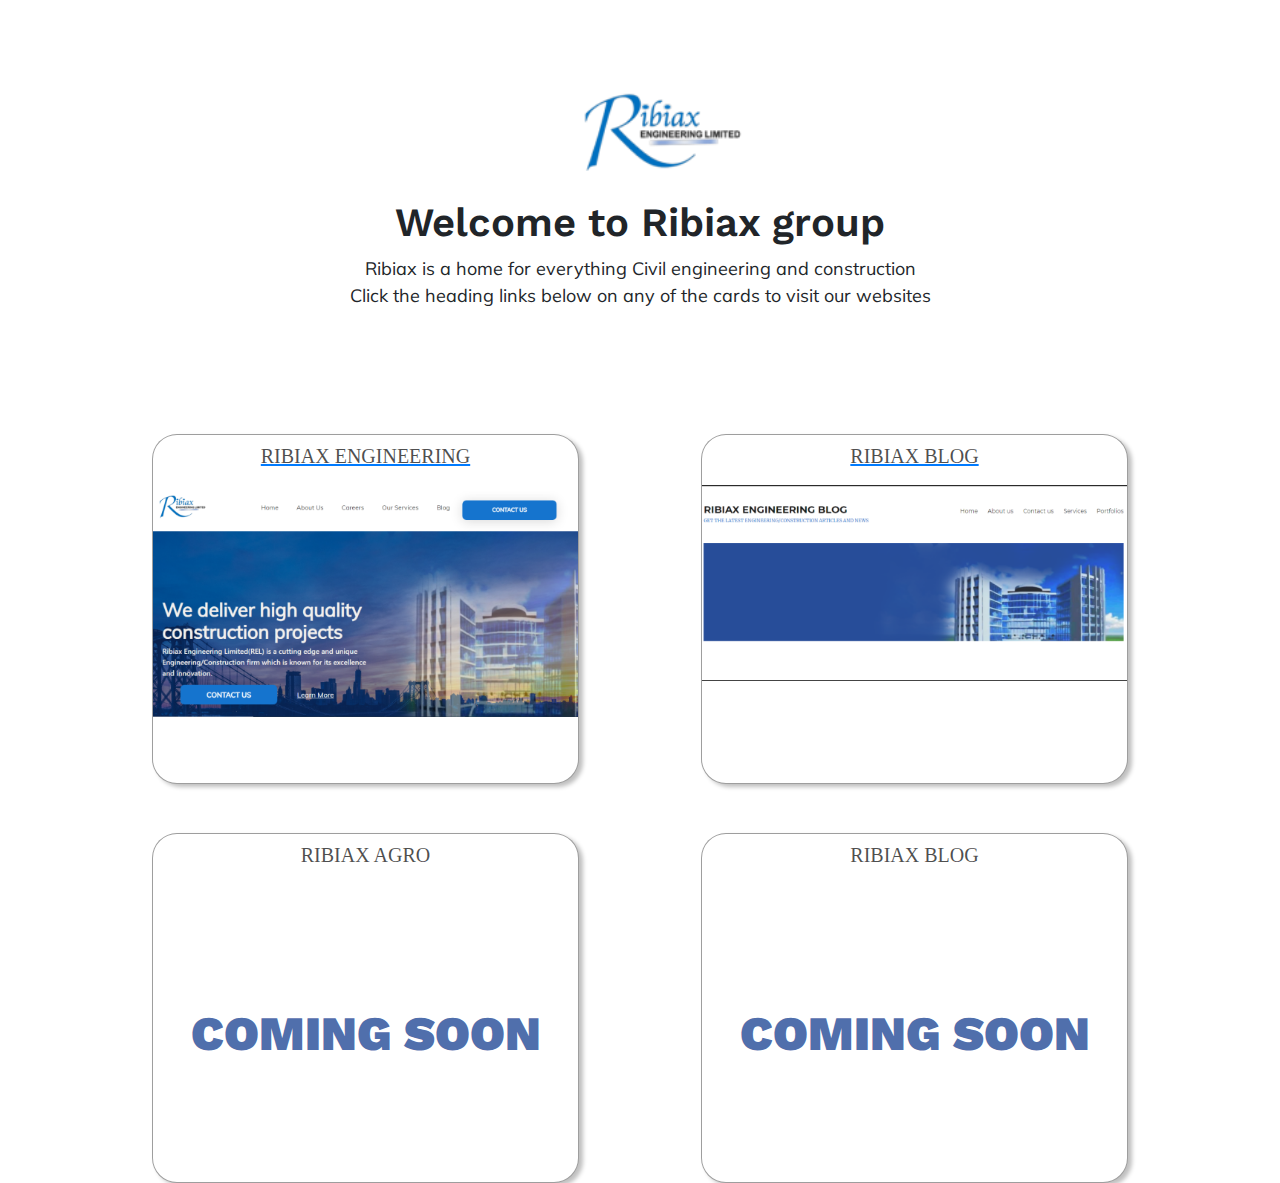
<file: index.html>
<!DOCTYPE html>
<html lang="en">
<head>
    <meta charset="UTF-8">
    <meta name="viewport" content="width=device-width, initial-scale=1.0">
    <title>Ribiax group</title>
     <!-- font-awesome -->
  <link rel="stylesheet" href="https://use.fontawesome.com/releases/v5.7.0/css/all.css" 
  integrity="sha384-lZN37f5QGtY3VHgisS14W3ExzMWZxybE1SJSEsQp9S+oqd12jhcu+A56Ebc1zFSJ" crossorigin="anonymous">
  <!-- <muli Google fonts -->
  <link href="https://fonts.googleapis.com/css?family=Muli&display=swap" rel="stylesheet">
  <!-- Lato google font -->
  <link href="https://fonts.googleapis.com/css?family=Lato&display=swap" rel="stylesheet">   
   <!-- work sans font -->
  <link href="https://fonts.googleapis.com/css?family=Work+Sans&display=swap" rel="stylesheet">
    <!-- External CSS -->
    <link rel="stylesheet" href="styles/index-2/index-2.css">
    <meta name="viewport" content="width=device-width, initial-scale=1">
    <link rel="stylesheet" href="https://maxcdn.bootstrapcdn.com/bootstrap/4.4.1/css/bootstrap.min.css">
    <script src="https://ajax.googleapis.com/ajax/libs/jquery/3.4.1/jquery.min.js"></script>
    <script src="https://cdnjs.cloudflare.com/ajax/libs/popper.js/1.16.0/umd/popper.min.js"></script>
    <script src="https://maxcdn.bootstrapcdn.com/bootstrap/4.4.1/js/bootstrap.min.js"></script>
    <!-- Aos library -->
  <link rel="stylesheet" href="https://unpkg.com/aos@next/dist/aos.css" />
</head>
<body>
    <main>
    <div class="container-fluid top">
     <div class="logo">
        <img src="image/brand.png" alt="logo">        
    </div>
    <h1>Welcome to Ribiax group</h1>
    <p text>Ribiax is a home for everything Civil engineering and construction<br>
     Click the heading links below on any of the cards to visit our websites</p>
    
    <div class="container-fluid sites-link">
        <div class="card first-card">
        <a href="landing.html"><h3>RIBIAX ENGINEERING</h3></a>
            <img src="image/ribiax-group-img-new.png" alt="ribiax engineering">
        </div>
        <div class=" card second-card">
         <a href="http://blog.ribiax.com/"><h3> RIBIAX BLOG</h3></a>
            <img src="image/ribiax-blog-2.png" alt="ribiax blog">
        </div>
       
    </div>
    <div class="container-fluid sites-link">
        <div class="card third-card">
        <h3>RIBIAX AGRO</h3>
       <p>COMING SOON</p>
        </div>
        <div class=" card  fourth-card">
            <h3>RIBIAX BLOG</h3>
            <p>COMING SOON</p>
        </div>
      
    </div>
    </div>
    
    </main>
</body>
</html>
</file>
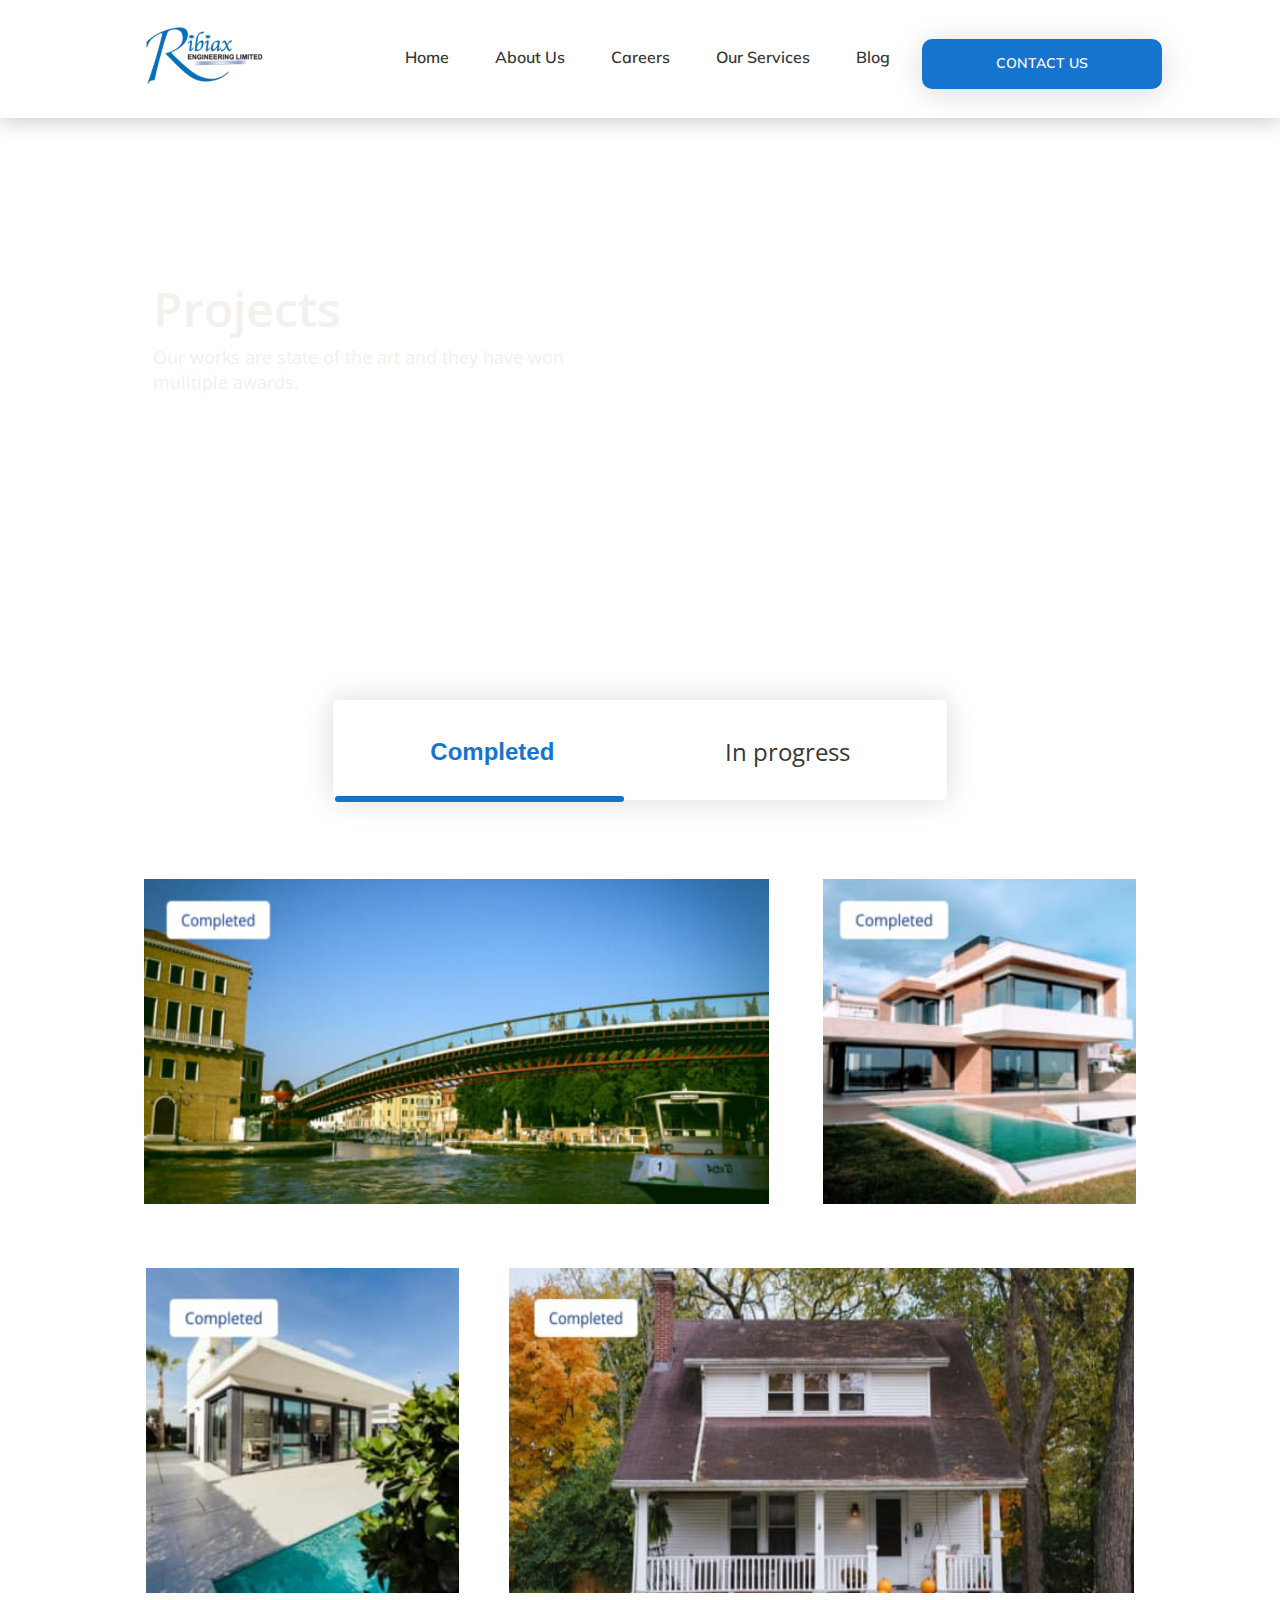
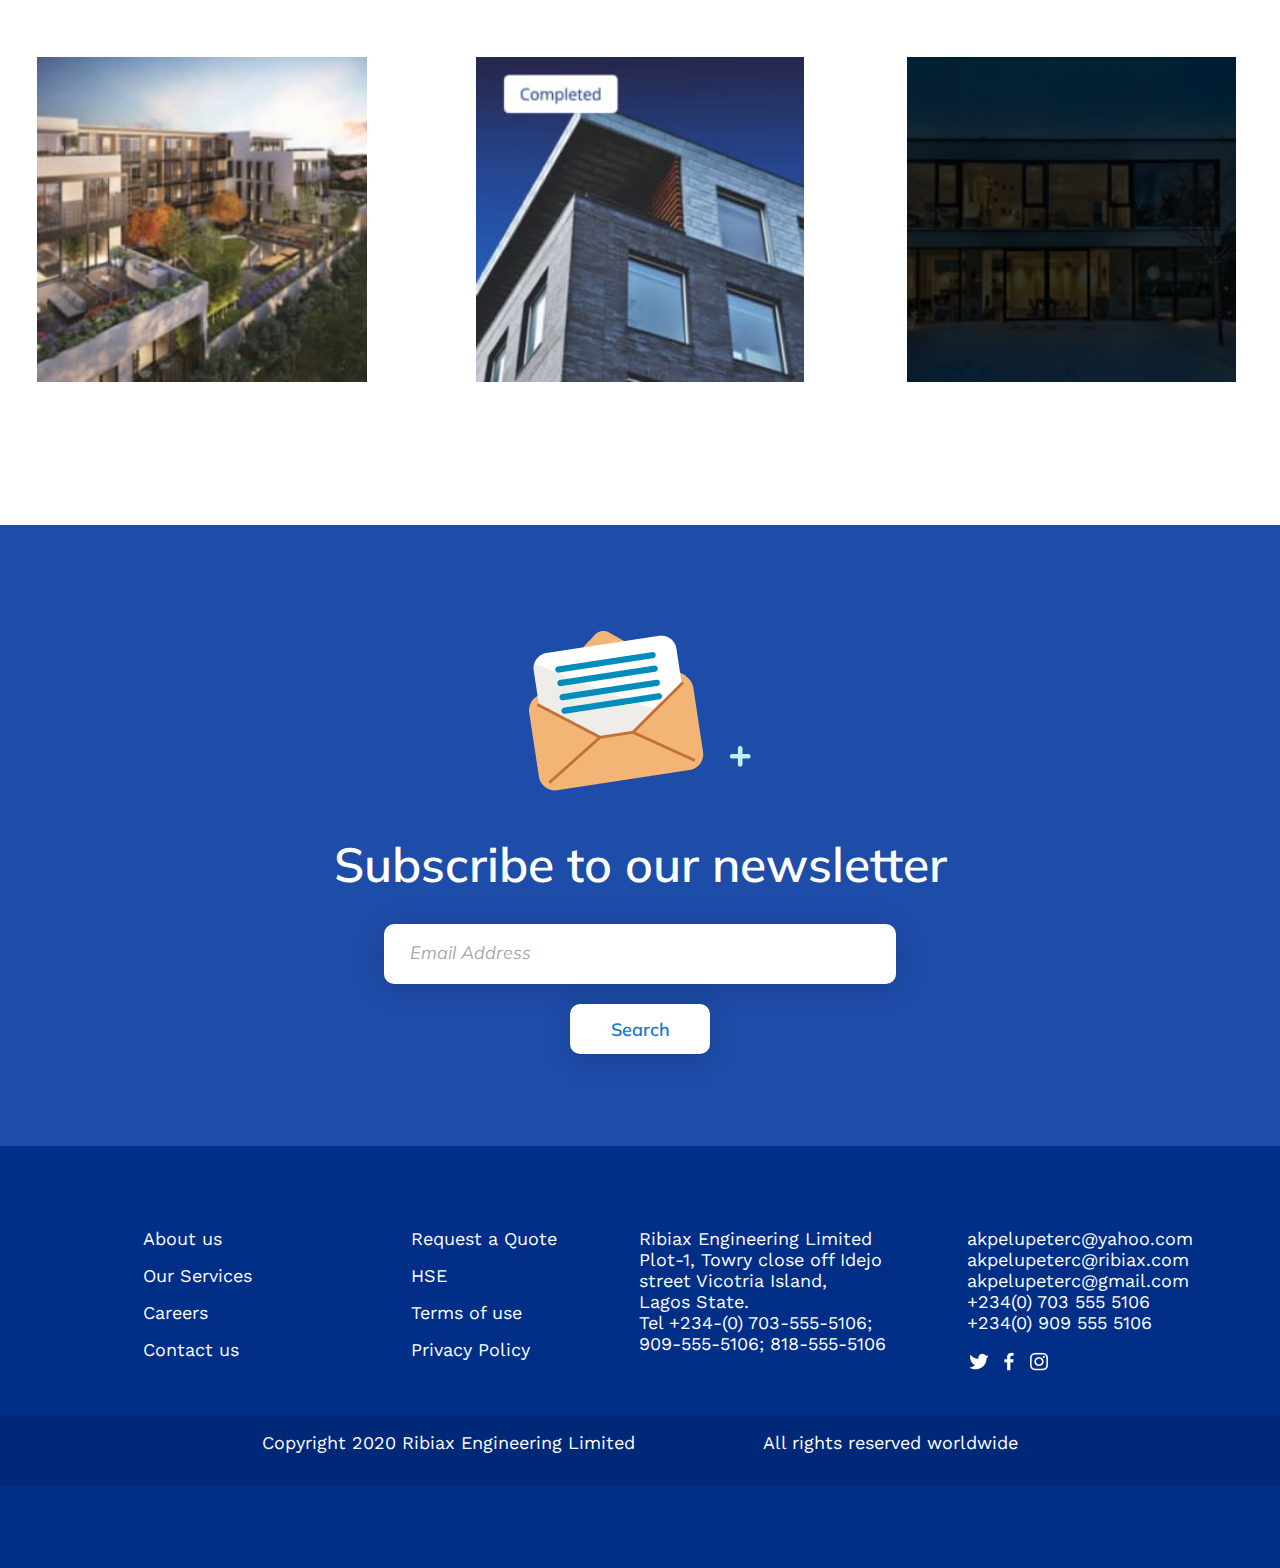
<file: completed-proj.html>
<!DOCTYPE html>
<html lang="en">
<head>
    <meta charset="UTF-8">
    <meta name="viewport" content="width=device-width, initial-scale=1.0">
    <meta http-equiv="X-UA-Compatible" content="ie=edge">
    <title>Ribiax</title>
    <meta charset="utf-8">
    <meta name="viewport" content="width=device-width, initial-scale=1">
    <link rel="stylesheet" href="https://maxcdn.bootstrapcdn.com/bootstrap/4.4.1/css/bootstrap.min.css">
    <script src="https://ajax.googleapis.com/ajax/libs/jquery/3.4.1/jquery.min.js"></script>
    <script src="https://cdnjs.cloudflare.com/ajax/libs/popper.js/1.16.0/umd/popper.min.js"></script>
    <script src="https://maxcdn.bootstrapcdn.com/bootstrap/4.4.1/js/bootstrap.min.js"></script>
  <!-- font-awesome -->
  <link rel="stylesheet" href="https://use.fontawesome.com/releases/v5.7.0/css/all.css" 
  integrity="sha384-lZN37f5QGtY3VHgisS14W3ExzMWZxybE1SJSEsQp9S+oqd12jhcu+A56Ebc1zFSJ" crossorigin="anonymous">
  <!-- <muli Google fonts -->
  <link href="https://fonts.googleapis.com/css?family=Muli&display=swap" rel="stylesheet">
  <!-- Lato google font -->
  <link href="https://fonts.googleapis.com/css?family=Lato&display=swap" rel="stylesheet">   
   <!-- work sans font -->
  <link href="https://fonts.googleapis.com/css?family=Work+Sans&display=swap" rel="stylesheet">
  <!-- Open sans google font -->
  <link href="https://fonts.googleapis.com/css2?family=Open+Sans&display=swap" rel="stylesheet">
   <!-- link to external style sheet -->
  <link rel="stylesheet" href="styles/completed-proj/completed-proj.css">
</head>
<body>      
      <!-- Navigation bar -->
      <nav class="navbar navbar-expand-sm  navbar-dark header-2" id="sect">
        <a class="navbar-brand log" href="landing.html"> <img src="image/brand.png" alt="logo"></a>
        <button class="navbar-toggler" type="button" data-toggle="collapse" data-target="#collapsibleNavbar"
        style="background: #1574CE;">
          <span class="navbar-toggler-icon"></span>
        </button>
        <div class="collapse navbar-collapse exp-colapse " id="collapsibleNavbar">
          <ul class="navbar-nav no">
            <li class="nav-item ni">
              <a about class="nav-link exp" href="landing.html">Home</a>
            </li>            
            <li class="nav-item ni">
              <a class="nav-link exp third" href="about.html">About Us</a>
            </li>    
            <li class="nav-item ni">
              <a class="nav-link exp third" href="careers.html">Careers</a>
            </li>  
            <li class="nav-item ni">
              <a class="nav-link exp second" href="services.html">Our Services</a>
            </li>
            <li class="nav-item ni">
                <a class="nav-link exp fifth" href="http://blog.ribiax.com/">Blog</a>  
            </li>
            <li class="nav-item right-btn">
                <a href="contact.html">
                  <button type="submit">CONTACT US</button>
                </a>                    
              </li>    
          </ul>
        </div>  
      </nav>
      <!-- End of navigation bar -->
      <main>
      <div class="container-fluid top-fluid" >
        <div top-content>
          <h2>Projects</h2>    
          <p>Our works are state of the art and they have won<br>
            mulitiple awards.</p>     
        </div>
      </div>
      <!-- Projects tag navigation -->
      <div class="container proj-tag">
          <p>Completed</p>
          <hr>
          <p second><a href="ongoing-proj.html">In progress</a></p>
      </div>
       <!-- Completed projects section -->
       <section>
         <div class="container-fluid top">
           <img src="image/first-left-completed-proj-3.jpg" alt="Bridge" class="img-fluid">
           <img src="image/first-right-completed-proj.jpg" alt="top right image" class="img-fluid">
         </div>
         <div class="middle container-fluid">
           <img src="image/second-left-completed-proj.jpg" alt="house image" class="img-fluid">
           <img src="image/second-right-completed-proj.jpg" alt="residential building"
           class="img-fluid">
         </div>
         <div class="container-fluid left-third">
          <div first><img src="image/third-left-completed-proj-3.jpg " 
            alt="Third row left bulilding" class="img-fluid">
          </div> 
           <div middle><img src="image/third-middle-completed-proj.jpg" 
            alt="third row middle image" class="img-fluid">
          </div>
           <div third>
           <img src="image/third-right-completed-proj.jpg" alt="Third row right image"
           class="img-fluid">
             <!-- <p>Assigned: 22/02/2020</p><br> 
            <p second>Completed: 01/04/20</p><br>
            <p third>Building Type: Residential</p> -->
          </div>
         </div>
       </section>      
       <!-- End of Completed projects -->
<!-- Newsletter section -->
<section>
  <div class="container-fluid newsletter">
    <div class="row justify-content-center cen">
  <img src="image/Group 561.png" alt="inbox image">      
          </div>
    <h4>Subscribe to our newsletter</h4>   
    <form id="subscribe">   
    <div class="row justify-content-center in">
      <input type="search" id="email"  placeholder="Email Address"
      required></div>
   <div class="row justify-content-center"> <button type="submit">Search</button>
  </div>
  </form> 
  </div>
 </section>
 <!-- End of Newsletter section -->

  <!-- Footer section -->
<footer>
  <div class="foot">
  <div class="container-fluid">
    <div class="row justify-content-center">
      <div class="col left-column">
        <p><a href="#">About us</a></p>
        <p><a href="#">Our Services</a></p>
        <p> <a href="#">Careers</a></p>
        <p><a href="">Contact us</a></p>          
      </div>
      <div class="col left-column-2">
        <p><a href="#">Request a Quote</a></p>
        <p><a href="#">HSE</a></p>
        <p><a href="#">Terms of use</a></p>
        <p><a href="#">Privacy Policy</a></p>    
      </div>
      <div class="col left-column-3">
        <p>Ribiax Engineering Limited<br>
           Plot-1, Towry close off Idejo street Vicotria Island,<br>
           Lagos State.<br>
           Tel +234-(0) 703-555-5106;<br>
           909-555-5106; 818-555-5106</p>
      </div>
      <div class="col d-col left-column-4">
        <p>akpelupeterc@yahoo.com<br>
           akpelupeterc@ribiax.com<br>
           akpelupeterc@gmail.com<br>
           +234(0) 703 555 5106<br>
           +234(0) 909 555 5106</p>
           <div class="social">
            <a href="https://twitter.com/ribiax">
              <img src="image/eva_twitter-fill.png" alt="twitter logo">
           </a>
           <a href="">
             <img src="image/facebook-icon.png" alt="facebook social icon">
           </a>
            <a href="">
              <img src="image/instagram-icon.png" alt="facebook social icon">
           </a>
          </div>
      </div>
    </div>
    <div class="row  copy">
      <p>Copyright 2020 Ribiax Engineering Limited</p>
      <p second>All rights reserved worldwide</p>
    </div>
  </div>
  </div>
 </footer>
</main>      
 <script src="newsletter.js"></script>     
</body>
</html>
</file>
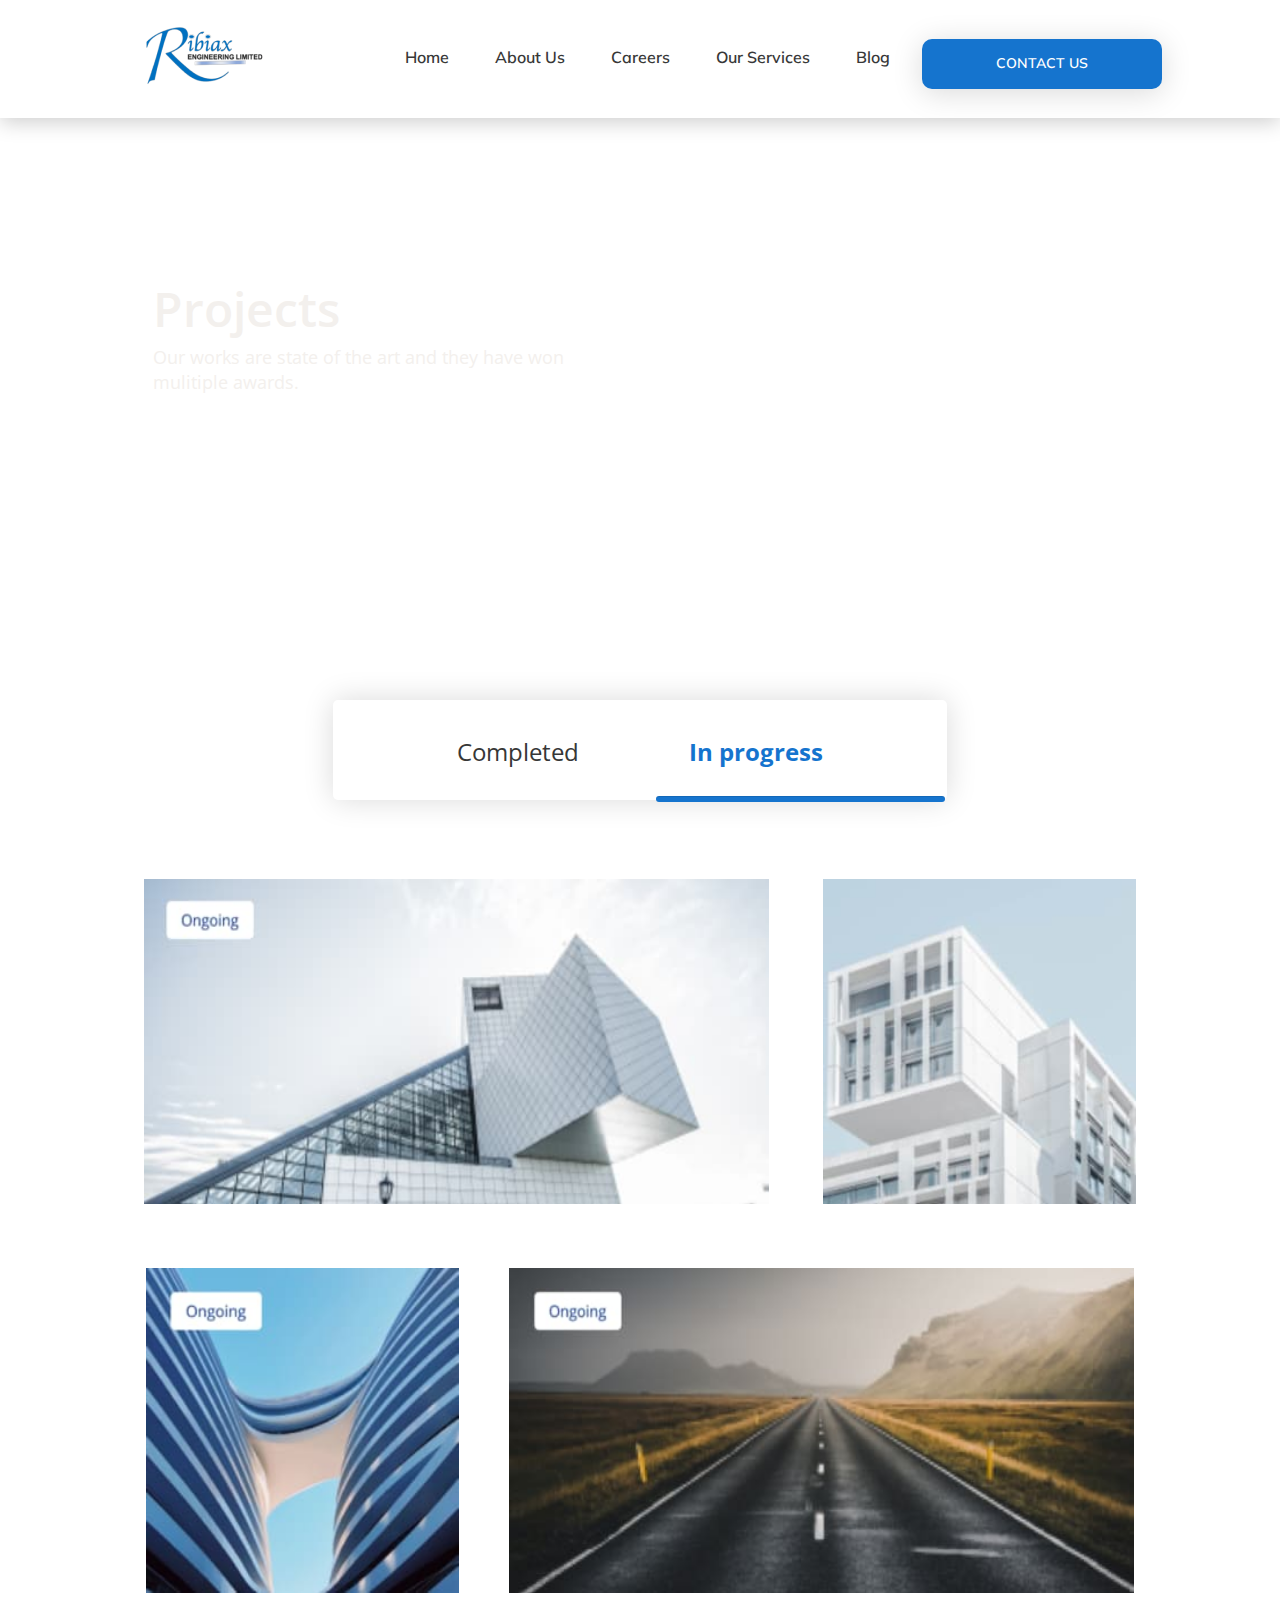
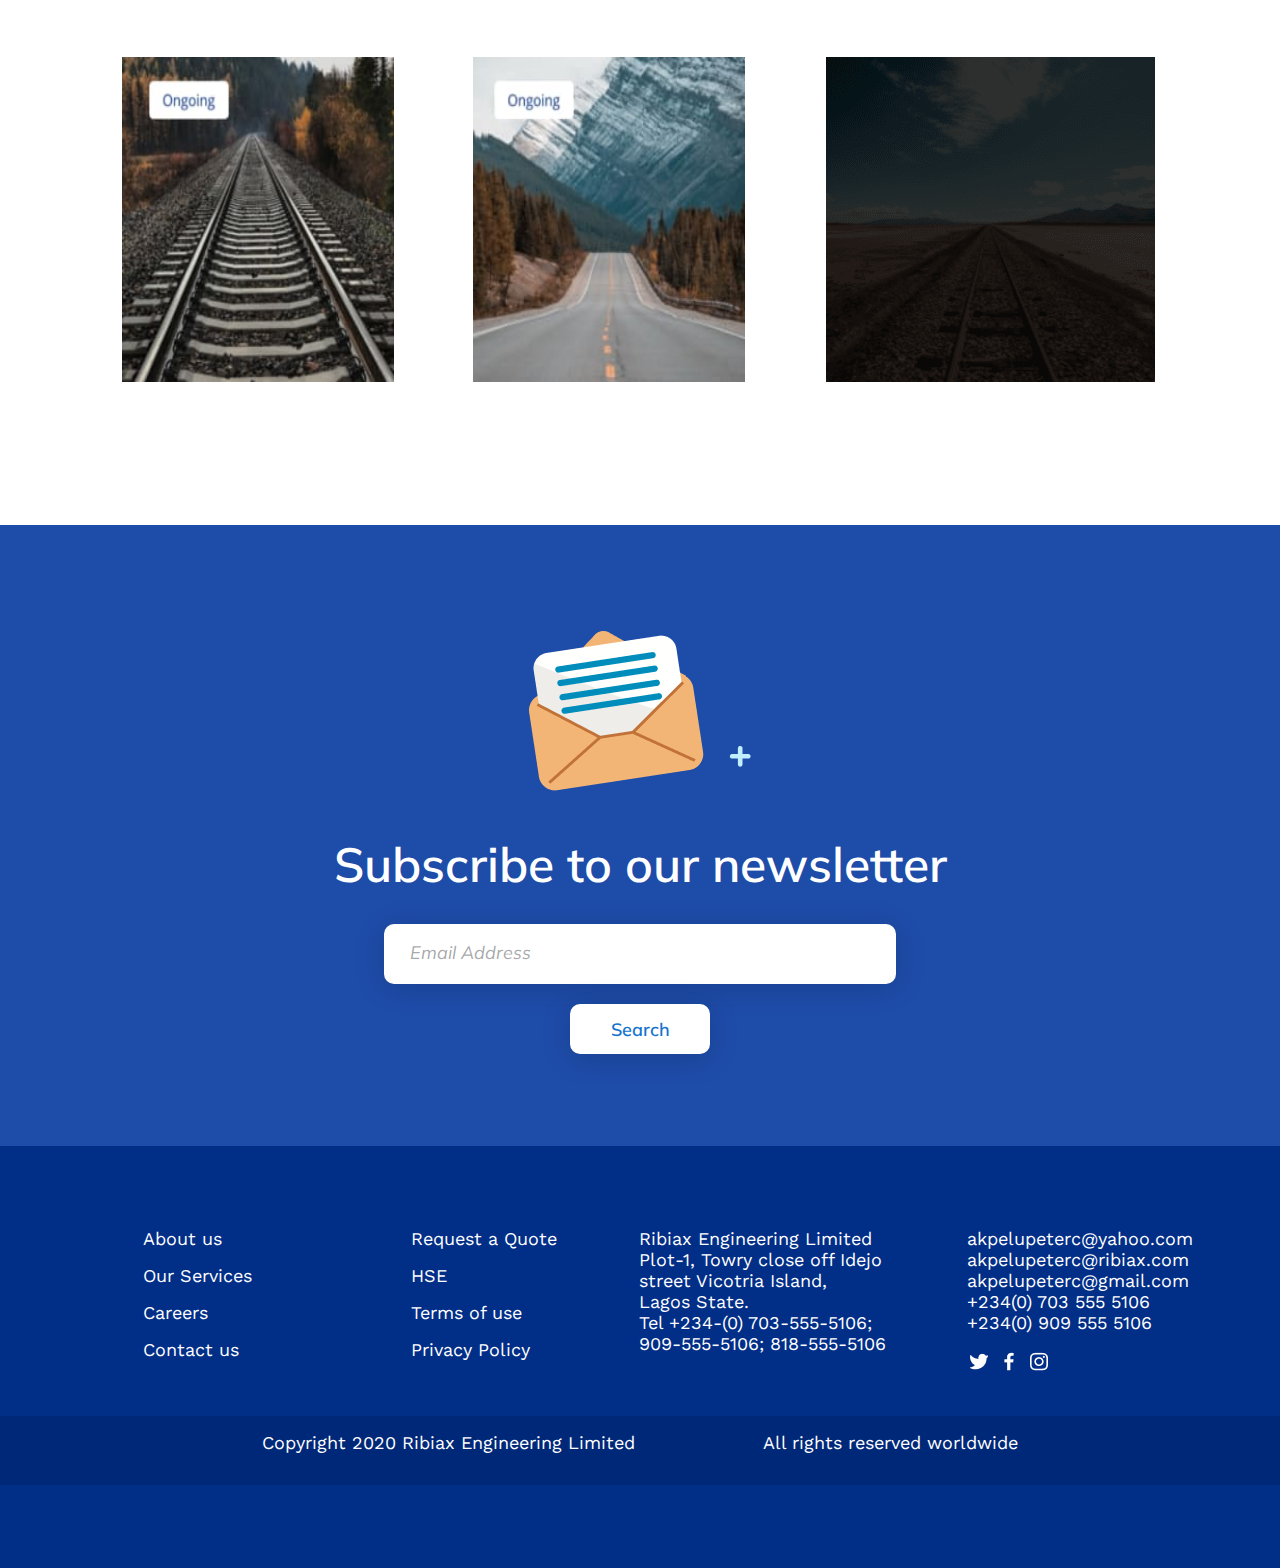
<file: ongoing-proj.html>
<!DOCTYPE html>
<html lang="en">
<head>
    <meta charset="UTF-8">
    <meta name="viewport" content="width=device-width, initial-scale=1.0">
    <meta http-equiv="X-UA-Compatible" content="ie=edge">
    <title>Ribiax</title>
    <meta charset="utf-8">
    <meta name="viewport" content="width=device-width, initial-scale=1">
    <link rel="stylesheet" href="https://maxcdn.bootstrapcdn.com/bootstrap/4.4.1/css/bootstrap.min.css">
    <script src="https://ajax.googleapis.com/ajax/libs/jquery/3.4.1/jquery.min.js"></script>
    <script src="https://cdnjs.cloudflare.com/ajax/libs/popper.js/1.16.0/umd/popper.min.js"></script>
    <script src="https://maxcdn.bootstrapcdn.com/bootstrap/4.4.1/js/bootstrap.min.js"></script>
  <!-- font-awesome -->
  <link rel="stylesheet" href="https://use.fontawesome.com/releases/v5.7.0/css/all.css" 
  integrity="sha384-lZN37f5QGtY3VHgisS14W3ExzMWZxybE1SJSEsQp9S+oqd12jhcu+A56Ebc1zFSJ" crossorigin="anonymous">
  <!-- <muli Google fonts -->
  <link href="https://fonts.googleapis.com/css?family=Muli&display=swap" rel="stylesheet">
  <!-- Lato google font -->
  <link href="https://fonts.googleapis.com/css?family=Lato&display=swap" rel="stylesheet">   
   <!-- work sans font -->
  <link href="https://fonts.googleapis.com/css?family=Work+Sans&display=swap" rel="stylesheet">
  <!-- Open sans google font -->
  <link href="https://fonts.googleapis.com/css2?family=Open+Sans&display=swap" rel="stylesheet">
   <!-- link to external style sheet -->
  <link rel="stylesheet" href="styles/ongoing-proj/ongoing-proj.css">
</head>
<body>      
      <!-- Navigation bar -->
      <nav class="navbar navbar-expand-sm  navbar-dark header-2" id="sect">
        <a class="navbar-brand log" href="landing.html"> <img src="image/brand.png" alt="logo"></a>
        <button class="navbar-toggler" type="button" data-toggle="collapse" data-target="#collapsibleNavbar"
        style="background: #1574CE;">
          <span class="navbar-toggler-icon"></span>
        </button>
        <div class="collapse navbar-collapse exp-colapse " id="collapsibleNavbar">
          <ul class="navbar-nav no">
            <li class="nav-item ni">
              <a about class="nav-link exp" href="landing.html">Home</a>
            </li>            
            <li class="nav-item ni">
              <a class="nav-link exp third" href="about.html">About Us</a>
            </li>    
            <li class="nav-item ni">
              <a class="nav-link exp third" href="careers.html">Careers</a>
            </li>  
            <li class="nav-item ni">
              <a class="nav-link exp second" href="services.html">Our Services</a>
            </li>
            <li class="nav-item ni">
                <a class="nav-link exp fifth" href="https://www.ribiax.com">Blog</a>  
            </li>

            <li class="nav-item right-btn">
                <a href="contact.html">
                  <button type="submit">CONTACT US</button>
                </a>                    
              </li>    
          </ul>
        </div>  
      </nav>
      <!-- End of navigation bar -->
      <main>
      <div class="container-fluid top-fluid" >
        <div top-content>
          <h2>Projects</h2>    
          <p>Our works are state of the art and they have won<br>
            mulitiple awards.</p>     
        </div>
      </div>
      <!-- Projects tag navigation -->
      <div class="container proj-tag">
          <p first><a href="completed-proj.html">Completed</a></p>
          <hr>
          <p second>In progress</p>
      </div>
   <!-- Completed projects section -->
   <section>
    <div class="container-fluid top">
      <img src="image/first-left-ongoing-proj.jpg" alt="Bridge" class="img-fluid">
      <img src="image/first-right-ongoing-proj.jpg" alt="" class="img-fluid">
    </div>
    <div class="middle container-fluid">
      <img src="image/second-left-ongoing-proj.jpg" alt="house image" class="img-fluid">
      <img src="image/second-right-ongoing-proj.jpg" alt="residential building" class="img-fluid">
    </div>
    <div class="container-fluid left-third">
     <div first><img src="image/third-left-image.jpg" alt="Third row left bulilding"
      class="img-fluid"></div> 
      <div middle><img src="image/third-middle-image.jpg" alt="third row middle image"
        class="img-fluid"></div>
      <div third>
      <img src="image/third-right-ongoing-proj.png" alt="Third row right image" 
      class="img-fluid">
        <!-- <p>Assigned: 22/02/2020</p><br> 
       <p second>Project duration: 3 months</p><br>
       <p third>Building Type: Railway</p> -->
     </div>
    </div>
  </section>      
  <!-- End of Completed projects -->
<!-- Newsletter section -->
<section>
  <div class="container-fluid newsletter">
    <div class="row justify-content-center cen">
  <img src="image/Group 561.png" alt="inbox image">      
          </div>
    <h4>Subscribe to our newsletter</h4>         
    <form id="subscribe">   
      <div class="row justify-content-center in">
        <input type="search" id="email"  placeholder="Email Address"></div>
     <div class="row justify-content-center"> <button type="submit">Search</button>
    </div>
    </form> 
      </div>
 </section>
 <!-- End of Newsletter section -->

  <!-- Footer section -->
<footer>
  <div class="foot">
  <div class="container-fluid">
    <div class="row justify-content-center">
      <div class="col left-column">
        <p><a href="#">About us</a></p>
        <p><a href="#">Our Services</a></p>
        <p> <a href="#">Careers</a></p>
        <p><a href="">Contact us</a></p>          
      </div>
      <div class="col left-column-2">
        <p><a href="#">Request a Quote</a></p>
        <p><a href="#">HSE</a></p>
        <p><a href="#">Terms of use</a></p>
        <p><a href="#">Privacy Policy</a></p>    
      </div>
      <div class="col left-column-3">
        <p>Ribiax Engineering Limited<br>
           Plot-1, Towry close off Idejo street Vicotria Island,<br>
           Lagos State.<br>
           Tel +234-(0) 703-555-5106;<br>
           909-555-5106; 818-555-5106</p>
      </div>
      <div class="col d-col left-column-4">
        <p>akpelupeterc@yahoo.com<br>
           akpelupeterc@ribiax.com<br>
           akpelupeterc@gmail.com<br>
           +234(0) 703 555 5106<br>
           +234(0) 909 555 5106</p>
           <div class="social">
            <a href="https://twitter.com/ribiax">
              <img src="image/eva_twitter-fill.png" alt="twitter logo">
           </a>
           <a href="">
             <img src="image/facebook-icon.png" alt="facebook social icon">
           </a>
            <a href="">
              <img src="image/instagram-icon.png" alt="facebook social icon">
           </a>
          </div>           
      </div>
    </div>
    <div class="row  copy">
      <p>Copyright 2020 Ribiax Engineering Limited</p>
      <p second>All rights reserved worldwide</p>
    </div>
  </div>
  </div>
 </footer>
</main>      
<script src="newsletter.js"></script>      
</body>
</html>
</file>
<file: styles/index-2/index-2.css>
main .logo {
  margin-top: 6%;
  margin-left: 45%;
}

main .logo img {
  width: 25%;
  height: 22%;
}

main .top h1 {
  text-align: center;
  font-family: 'work sans', sans-serif;
  font-weight: 600;
  -webkit-animation-name: moveToLeft;
          animation-name: moveToLeft;
  -webkit-animation-duration: 2s;
          animation-duration: 2s;
}

main .top p[text] {
  text-align: center;
  font-family: 'muli', sans-serif;
  font-size: 18px;
  -webkit-animation-name: moveToRight;
          animation-name: moveToRight;
  -webkit-animation-duration: 2s;
          animation-duration: 2s;
}

main .top .sites-link {
  display: -webkit-box;
  display: -ms-flexbox;
  display: flex;
  -webkit-box-orient: horizontal;
  -webkit-box-direction: normal;
      -ms-flex-flow: row wrap;
          flex-flow: row wrap;
  -webkit-box-pack: space-evenly;
      -ms-flex-pack: space-evenly;
          justify-content: space-evenly;
}

main .top .sites-link .first-card {
  width: 35%;
  height: 350px;
  background: #FFFFFF;
  border: 1px solid rgba(0, 0, 0, 0.38);
  -webkit-box-sizing: border-box;
          box-sizing: border-box;
  -webkit-box-shadow: 4px 3px 4px rgba(0, 0, 0, 0.25);
          box-shadow: 4px 3px 4px rgba(0, 0, 0, 0.25);
  border-radius: 25px;
  margin-top: 9%;
}

main .top .sites-link .first-card a {
  text-decoration: underline;
}

main .top .sites-link .first-card a h3 {
  font-family: 'Roboto';
  font-style: normal;
  font-weight: normal;
  font-size: 20px;
  line-height: 42px;
  color: rgba(0, 0, 0, 0.7);
  text-align: center;
}

main .top .sites-link .second-card {
  width: 35%;
  height: 350px;
  background: #FFFFFF;
  border: 1px solid rgba(0, 0, 0, 0.38);
  -webkit-box-sizing: border-box;
          box-sizing: border-box;
  -webkit-box-shadow: 4px 3px 4px rgba(0, 0, 0, 0.25);
          box-shadow: 4px 3px 4px rgba(0, 0, 0, 0.25);
  border-radius: 25px;
  margin-top: 9%;
}

main .top .sites-link .second-card a {
  text-decoration: underline;
}

main .top .sites-link .second-card a h3 {
  font-family: 'Roboto';
  font-style: normal;
  font-weight: normal;
  font-size: 20px;
  line-height: 42px;
  color: rgba(0, 0, 0, 0.7);
  text-align: center;
}

main .top .sites-link .third-card {
  width: 35%;
  height: 350px;
  background: #FFFFFF;
  border: 1px solid rgba(0, 0, 0, 0.38);
  -webkit-box-sizing: border-box;
          box-sizing: border-box;
  -webkit-box-shadow: 4px 3px 4px rgba(0, 0, 0, 0.25);
          box-shadow: 4px 3px 4px rgba(0, 0, 0, 0.25);
  border-radius: 25px;
  margin-top: 4%;
}

main .top .sites-link .third-card h3 {
  font-family: 'Roboto';
  font-style: normal;
  font-weight: normal;
  font-size: 20px;
  line-height: 42px;
  color: rgba(0, 0, 0, 0.7);
  text-align: center;
}

main .top .sites-link .third-card P {
  font-family: Roboto;
  font-style: normal;
  font-weight: 900;
  font-size: 48px;
  line-height: 75px;
  margin: auto;
  color: rgba(1, 46, 135, 0.7);
  font-family: 'work sans', sans-serif;
}

main .top .sites-link .fourth-card {
  width: 35%;
  height: 350px;
  background: #FFFFFF;
  border: 1px solid rgba(0, 0, 0, 0.38);
  -webkit-box-sizing: border-box;
          box-sizing: border-box;
  -webkit-box-shadow: 4px 3px 4px rgba(0, 0, 0, 0.25);
          box-shadow: 4px 3px 4px rgba(0, 0, 0, 0.25);
  border-radius: 25px;
  margin-top: 4%;
}

main .top .sites-link .fourth-card h3 {
  font-family: 'Roboto';
  font-style: normal;
  font-weight: normal;
  font-size: 20px;
  line-height: 42px;
  color: rgba(0, 0, 0, 0.7);
  text-align: center;
}

main .top .sites-link .fourth-card P {
  font-family: 'work sans', sans-serif;
  font-style: normal;
  font-weight: 900;
  font-size: 48px;
  line-height: 75px;
  color: rgba(1, 46, 135, 0.7);
  margin: auto;
}

@-webkit-keyframes moveToLeft {
  0% {
    -webkit-transform: translateX(120px);
            transform: translateX(120px);
    opacity: 0;
  }
  100% {
    -webkit-transform: translateX(0);
            transform: translateX(0);
    opacity: 1;
  }
}

@keyframes moveToLeft {
  0% {
    -webkit-transform: translateX(120px);
            transform: translateX(120px);
    opacity: 0;
  }
  100% {
    -webkit-transform: translateX(0);
            transform: translateX(0);
    opacity: 1;
  }
}

@-webkit-keyframes moveToRight {
  0% {
    -webkit-transform: translateX(-120px);
            transform: translateX(-120px);
    opacity: 0;
  }
  100% {
    -webkit-transform: translateX(0);
            transform: translateX(0);
    opacity: 1;
  }
}

@keyframes moveToRight {
  0% {
    -webkit-transform: translateX(-120px);
            transform: translateX(-120px);
    opacity: 0;
  }
  100% {
    -webkit-transform: translateX(0);
            transform: translateX(0);
    opacity: 1;
  }
}

@media only screen and (max-width: 414px) {
  main .logo img {
    width: 50%;
    height: 40% !important;
  }
  main .top p[text] {
    font-size: 18px;
    text-align: center;
  }
  main .top .sites-link {
    -webkit-box-orient: vertical;
    -webkit-box-direction: normal;
        -ms-flex-direction: column;
            flex-direction: column;
  }
  main .top .sites-link .first-card {
    width: 100%;
  }
  main .top .sites-link .second-card {
    width: 100%;
  }
  main .top .sites-link .third-card {
    width: 100%;
  }
  main .top .sites-link .third-card p {
    text-align: center;
  }
  main .top .sites-link .fourth-card {
    width: 100%;
  }
  main .top .sites-link .fourth-card p {
    text-align: center;
  }
}

@media only screen and (min-width: 500px) and (max-width: 1024px) {
  main .logo img {
    width: 50%;
    height: 40% !important;
  }
  main .top .sites-link .third-card p {
    text-align: center;
  }
  main .top .sites-link .fourth-card p {
    text-align: center;
  }
}
/*# sourceMappingURL=index-2.css.map */
</file>
<file: styles/completed-proj/completed-proj.css>
* {
  margin: 0;
  padding: 0;
}

#sect {
  min-height: 101px;
  background: #FFFFFF;
  -webkit-box-shadow: 0px 4px 20px rgba(0, 0, 0, 0.2);
          box-shadow: 0px 4px 20px rgba(0, 0, 0, 0.2);
}

#sect .log {
  margin-left: 10%;
}

#sect .exp-colapse .no .ni a[about] {
  margin-left: 7rem;
}

#sect .exp-colapse .no .ni .exp {
  color: #373737;
  font-size: 16px;
  font-family: 'Muli';
  font-weight: 590;
  margin-top: 0.5rem;
}

#sect .exp-colapse .no .ni .second {
  margin-left: 30px;
}

#sect .exp-colapse .no .ni .third {
  margin-left: 30px;
}

#sect .exp-colapse .no .ni .fifth {
  margin-left: 30px;
}

#sect .exp-colapse .no .right-btn a button[type="submit"] {
  width: 240px;
  height: 50px;
  -webkit-box-shadow: 0px 4px 30px rgba(0, 0, 0, 0.15);
          box-shadow: 0px 4px 30px rgba(0, 0, 0, 0.15);
  border-radius: 10px;
  background: #1574CE;
  font-family: 'Muli';
  font-size: 14px;
  font-weight: 600;
  line-height: 21px;
  text-align: center;
  color: #FFFFFF;
  border: none;
  margin-top: 4%;
  margin-left: 10%;
}

@media (max-width: 414px) {
  #sect .log img {
    width: 85px;
    height: 80px;
    margin-left: -1rem;
  }
  #sect .exp-colapse .no .ni a[about] {
    margin-left: 1.5rem;
  }
  #sect .exp-colapse .no .ni .exp {
    color: #373737;
    font-size: 16px;
    font-family: 'Muli';
    font-weight: 590;
    margin-left: 1.5rem;
  }
  #sect .exp-colapse .no .right-btn a button[type="submit"] {
    width: 160px;
    height: 45px;
    -webkit-box-shadow: 0px 4px 30px rgba(0, 0, 0, 0.15);
            box-shadow: 0px 4px 30px rgba(0, 0, 0, 0.15);
    border-radius: 10px;
    background: #1574CE;
    font-family: 'Muli';
    font-size: 16px;
    font-weight: 600;
    line-height: 21px;
    text-align: center;
    color: #FFFFFF;
    border: none;
    margin-left: 1.5rem;
  }
}

@media (max-width: 320px) {
  #sect .log img {
    width: 85px;
    height: 80px;
    margin-left: -1rem;
  }
  #sect .exp-colapse .no .ni a[about] {
    margin-left: 1.2rem;
  }
  #sect .exp-colapse .no .ni .exp {
    color: #373737;
    font-size: 16px;
    font-family: 'Muli';
    font-weight: 590;
    margin-left: 1.2rem;
  }
  #sect .exp-colapse .no .right-btn a button[type="submit"] {
    width: 160px;
    height: 45px;
    -webkit-box-shadow: 0px 4px 30px rgba(0, 0, 0, 0.15);
            box-shadow: 0px 4px 30px rgba(0, 0, 0, 0.15);
    border-radius: 10px;
    background: #1574CE;
    font-family: 'Muli';
    font-size: 16px;
    font-weight: 600;
    line-height: 21px;
    text-align: center;
    color: #FFFFFF;
    border: none;
    margin-left: 1.2rem;
  }
}

@media (min-width: 411px) and (max-width: 570px) {
  #sect .log img {
    width: 85px;
    height: 80px;
    margin-left: -1rem;
  }
  #sect .exp-colapse .no .ni a[about] {
    margin-left: 1.5rem;
  }
  #sect .exp-colapse .no .ni .exp {
    color: #373737;
    font-size: 16px;
    font-family: 'Muli';
    font-weight: 590;
    margin-left: 1.5rem;
  }
  #sect .exp-colapse .no .right-btn a button[type="submit"] {
    width: 160px;
    height: 45px;
    -webkit-box-shadow: 0px 4px 30px rgba(0, 0, 0, 0.15);
            box-shadow: 0px 4px 30px rgba(0, 0, 0, 0.15);
    border-radius: 10px;
    background: #1574CE;
    font-family: 'Muli';
    font-size: 16px;
    font-weight: 600;
    line-height: 21px;
    text-align: center;
    color: #FFFFFF;
    border: none;
    margin-left: 1.5rem;
  }
}

@media (min-width: 475px) and (max-width: 1000px) {
  #sect .log img {
    width: 85px;
    height: 80px;
    margin-left: -1rem;
  }
  #sect .exp-colapse .no .ni a[about] {
    margin-left: 1rem;
  }
  #sect .exp-colapse .no .ni .exp {
    color: #373737;
    font-size: 16px;
    font-family: 'Muli';
    font-weight: 590;
    margin-left: 1.5rem;
  }
  #sect .exp-colapse .no .right-btn a button[type="submit"] {
    width: 160px;
    height: 45px;
    -webkit-box-shadow: 0px 4px 30px rgba(0, 0, 0, 0.15);
            box-shadow: 0px 4px 30px rgba(0, 0, 0, 0.15);
    border-radius: 10px;
    background: #1574CE;
    font-family: 'Muli';
    font-size: 16px;
    font-weight: 600;
    line-height: 21px;
    text-align: center;
    color: #FFFFFF;
    border: none;
    margin-left: 1%;
  }
}

main .top-fluid {
  background-image: url("https://res.cloudinary.com/peterdbrainy/image/upload/c_scale,w_1240/v1592056261/Rectangle_10_1.png");
  background-size: cover;
  width: 100%;
  height: 633px;
}

main .top-fluid div[top-content] {
  padding-top: 13%;
  margin-left: 11%;
}

main .top-fluid div[top-content] h2 {
  font-family: 'Open Sans', sans-serif;
  font-size: 48px;
  font-weight: 600;
  line-height: 56px;
  color: #F3F0ED;
  -webkit-animation-name: moveToLeft;
          animation-name: moveToLeft;
  -webkit-animation-duration: 2s;
          animation-duration: 2s;
}

main .top-fluid div[top-content] p {
  font-family: 'Open Sans', sans-serif;
  font-style: normal;
  font-weight: normal;
  font-size: 18px;
  line-height: 25px;
  color: #F3F0ED;
  -webkit-animation-name: animateBtn;
          animation-name: animateBtn;
  -webkit-animation-duration: 1s;
          animation-duration: 1s;
  -webkit-animation-delay: 1.5s;
          animation-delay: 1.5s;
  -webkit-animation-fill-mode: backwards;
          animation-fill-mode: backwards;
}

main .proj-tag {
  display: -webkit-box;
  display: -ms-flexbox;
  display: flex;
  -webkit-box-orient: horizontal;
  -webkit-box-direction: normal;
      -ms-flex-direction: row;
          flex-direction: row;
  -webkit-box-pack: space-evenly;
      -ms-flex-pack: space-evenly;
          justify-content: space-evenly;
  position: absolute;
  width: 48%;
  height: 100px;
  left: 26%;
  top: 700px;
  background: #FFFFFF;
  border-radius: 5px;
  -webkit-box-shadow: 0px 0px 30px rgba(0, 0, 0, 0.15);
          box-shadow: 0px 0px 30px rgba(0, 0, 0, 0.15);
}

main .proj-tag p {
  padding-top: 6%;
}

main .proj-tag hr {
  background: #1574CE;
  border-radius: 5px;
  width: 47%;
  height: 5px;
  position: absolute;
  left: 2px;
  top: 80%;
}

main .proj-tag p:nth-child(1) {
  font-family: 'Open Sans' sans-serif;
  font-style: normal;
  font-weight: bold;
  font-size: 24px;
  line-height: 33px;
  color: #1574CE;
  margin-right: 15%;
}

main .proj-tag p[second] a {
  font-family: 'Open Sans', sans-serif;
  font-style: normal;
  font-weight: normal;
  font-size: 24px;
  line-height: 33px;
  color: #373737;
  cursor: pointer;
}

main .proj-tag p[second] a:hover {
  text-decoration: none;
}

main .top {
  display: -webkit-box;
  display: -ms-flexbox;
  display: flex;
  -webkit-box-pack: space-evenly;
      -ms-flex-pack: space-evenly;
          justify-content: space-evenly;
  margin-top: 10%;
}

main .top img:nth-child(1) {
  width: 50%;
  height: 325px;
  margin-right: -6%;
}

main .top img:nth-child(2) {
  width: 25%;
  height: 325px;
}

main .middle {
  display: -webkit-box;
  display: -ms-flexbox;
  display: flex;
  -webkit-box-pack: space-evenly;
      -ms-flex-pack: space-evenly;
          justify-content: space-evenly;
  margin-top: 5%;
}

main .middle img:nth-child(1) {
  width: 25%;
  height: 325px;
}

main .middle img:nth-child(2) {
  width: 50%;
  height: 325px;
  margin-left: -6.5%;
}

main .left-third {
  display: -webkit-box;
  display: -ms-flexbox;
  display: flex;
  -webkit-box-orient: horizontal;
  -webkit-box-direction: normal;
      -ms-flex-direction: row;
          flex-direction: row;
  -webkit-box-pack: center;
      -ms-flex-pack: center;
          justify-content: center;
  margin-top: 5%;
}

main .left-third div[first] img {
  width: 110%;
  height: 325px;
  margin-left: -33%;
}

main .left-third div[middle] img {
  width: 110%;
  height: 325px;
}

main .left-third div[third] img {
  width: 110%;
  height: 325px;
  margin-left: 31%;
}

main .left-third div[third] p {
  position: absolute;
  top: 290%;
  font-family: 'Open Sans', sans-serif;
  font-style: normal;
  font-weight: normal;
  font-size: 16px;
  line-height: 22px;
  color: #FFFFFF;
  margin-left: 10%;
}

main .left-third div[third] p[second] {
  margin-top: 3%;
}

main .left-third div[third] p[third] {
  margin-top: 6%;
}

main .newsletter {
  max-width: 1523px;
  height: 621px;
  background: #1E4CA9;
  margin-top: 143px;
}

main .newsletter .cen img {
  margin-top: 106px;
}

main .newsletter h4 {
  font-family: 'Muli';
  font-weight: 600;
  font-size: 48px;
  line-height: 56px;
  text-align: center;
  color: #FFFFFF;
  margin-top: 45px;
}

main .newsletter input[type="search"] {
  background: #FFFFFF;
  -webkit-box-shadow: 0px 4px 30px rgba(0, 0, 0, 0.15);
          box-shadow: 0px 4px 30px rgba(0, 0, 0, 0.15);
  border-radius: 10px;
  width: 40%;
  height: 60px;
  border: none;
  margin-top: 24px;
}

main .newsletter input[type="search"]::-webkit-input-placeholder {
  font-family: 'Muli';
  font-size: 18px;
  font-weight: regular;
  font-style: oblique;
  line-height: 21px;
  padding-left: 5%;
  color: rgba(22, 26, 30, 0.4);
}

main .newsletter input[type="search"]:-ms-input-placeholder {
  font-family: 'Muli';
  font-size: 18px;
  font-weight: regular;
  font-style: oblique;
  line-height: 21px;
  padding-left: 5%;
  color: rgba(22, 26, 30, 0.4);
}

main .newsletter input[type="search"]::-ms-input-placeholder {
  font-family: 'Muli';
  font-size: 18px;
  font-weight: regular;
  font-style: oblique;
  line-height: 21px;
  padding-left: 5%;
  color: rgba(22, 26, 30, 0.4);
}

main .newsletter input[type="search"]::placeholder {
  font-family: 'Muli';
  font-size: 18px;
  font-weight: regular;
  font-style: oblique;
  line-height: 21px;
  padding-left: 5%;
  color: rgba(22, 26, 30, 0.4);
}

main .newsletter button[type="submit"] {
  background: #FFFFFF;
  -webkit-box-shadow: 0px 4px 30px rgba(0, 0, 0, 0.15);
          box-shadow: 0px 4px 30px rgba(0, 0, 0, 0.15);
  border-radius: 10px;
  width: 140px;
  height: 50px;
  margin-top: 20px;
  border: none;
  font-family: 'Muli';
  font-size: 18px;
  font-weight: 600;
  line-height: 21px;
  text-align: center;
  color: #1574CE;
  -webkit-transition: color 2s ease, -webkit-transform 1s ease;
  transition: color 2s ease, -webkit-transform 1s ease;
  transition: color 2s ease, transform 1s ease;
  transition: color 2s ease, transform 1s ease, -webkit-transform 1s ease;
}

main .newsletter button[type="submit"]:hover {
  -webkit-transform: translateY(-6px);
          transform: translateY(-6px);
}

main footer .foot {
  max-width: 1523px;
  height: 422px;
  background: #012E87;
  padding-top: 82px;
}

main footer .foot .left-column {
  margin-left: 10%;
}

main footer .foot .left-column-2 {
  margin-left: -60px;
}

main footer .foot .left-column-3 {
  margin-left: -100px;
}

main footer .foot .social a:hover {
  text-decoration: none;
}

main footer .foot p {
  font-family: "work sans" !important;
  font-size: 18px;
  line-height: 21px;
  color: #FFFFFF;
}

main footer .foot a {
  font-family: "work sans" !important;
  font-size: 18px;
  line-height: 21px;
  color: #FFFFFF;
}

main footer .foot .copy {
  max-width: 1523px;
  height: 69px;
  background: #002878;
  margin-top: 40px;
  display: -webkit-box;
  display: -ms-flexbox;
  display: flex;
  -webkit-box-orient: horizontal;
  -webkit-box-direction: normal;
      -ms-flex-direction: row;
          flex-direction: row;
  -ms-flex-wrap: wrap;
      flex-wrap: wrap;
  -webkit-box-pack: center;
      -ms-flex-pack: center;
          justify-content: center;
  -webkit-box-align: center;
      -ms-flex-align: center;
          align-items: center;
}

main footer .foot .copy p[second] {
  margin-left: 10%;
}

@-webkit-keyframes cssmarquee {
  0% {
    -webkit-transform: translateX(100%);
            transform: translateX(100%);
  }
  100% {
    -webkit-transform: translateX(-100%);
            transform: translateX(-100%);
  }
}

@keyframes cssmarquee {
  0% {
    -webkit-transform: translateX(100%);
            transform: translateX(100%);
  }
  100% {
    -webkit-transform: translateX(-100%);
            transform: translateX(-100%);
  }
}

@-webkit-keyframes moveToLeft {
  0% {
    -webkit-transform: translateX(120px);
            transform: translateX(120px);
    opacity: 0;
  }
  100% {
    -webkit-transform: translateX(0);
            transform: translateX(0);
    opacity: 1;
  }
}

@keyframes moveToLeft {
  0% {
    -webkit-transform: translateX(120px);
            transform: translateX(120px);
    opacity: 0;
  }
  100% {
    -webkit-transform: translateX(0);
            transform: translateX(0);
    opacity: 1;
  }
}

@-webkit-keyframes moveToRight {
  0% {
    -webkit-transform: translateX(-120px);
            transform: translateX(-120px);
    opacity: 0;
  }
  100% {
    -webkit-transform: translateX(0);
            transform: translateX(0);
    opacity: 1;
  }
}

@keyframes moveToRight {
  0% {
    -webkit-transform: translateX(-120px);
            transform: translateX(-120px);
    opacity: 0;
  }
  100% {
    -webkit-transform: translateX(0);
            transform: translateX(0);
    opacity: 1;
  }
}

@-webkit-keyframes animateBtn {
  0% {
    opacity: 0;
  }
  100% {
    opacity: 1;
  }
}

@keyframes animateBtn {
  0% {
    opacity: 0;
  }
  100% {
    opacity: 1;
  }
}

@media (min-width: 0px) and (max-width: 365px) and (orientation: portrait) {
  main .right button[type="submit"] {
    position: relative;
    left: -6% !important;
  }
  main .services .services-content .c-row .w-card .card {
    width: 98%;
    height: 55%;
    margin-top: 10px;
  }
  main .services .services-content .c-row .w-card .card img {
    margin-left: 35%;
  }
  main .services .services-content .c-row .w-card .card h4 {
    font-size: 20px;
  }
  main .services .services-content .c-row .w-card-2 .infr {
    top: 8rem !important;
    position: relative;
  }
  main .services .services-content .c-row .w-card-2 .sus {
    position: relative;
    top: 8rem !important;
  }
  main .services .services-content .c-row .w-card .proj {
    position: relative;
    top: 16rem !important;
  }
  main .services .services-content .c-row .w-card .geo {
    position: relative;
    top: 16rem !important;
  }
  main .style .con {
    margin-top: 480% !important;
  }
  main .clients h2 {
    margin-top: 300% !important;
  }
  main .proj-tag {
    display: -webkit-box;
    display: -ms-flexbox;
    display: flex;
    -webkit-box-orient: vertical;
    -webkit-box-direction: normal;
        -ms-flex-direction: column;
            flex-direction: column;
    width: 50% !important;
  }
  main .proj-tag p[first] {
    margin-top: 6%;
  }
  main div[third] p {
    top: 207rem !important;
  }
  main footer .foot .copy {
    height: 50%;
  }
  main footer .foot .copy p {
    text-align: center;
  }
  main .newsletter .cen img {
    margin-top: 15% !important;
  }
}

@media only screen and (min-width: 375px) and (max-width: 415px) {
  .services .services-content .c-row {
    margin-left: -1%;
  }
  .style {
    height: 95% !important;
  }
  .style .con {
    margin-top: 380% !important;
  }
  .style .top-head-1 img {
    width: 90%;
    margin-left: 5% !important;
  }
  .style .top-head-1 h6, .style .top-head-1 p {
    margin-left: -1% !important;
  }
  .proj-tag {
    margin-top: -5% !important;
    display: -webkit-box !important;
    display: -ms-flexbox !important;
    display: flex !important;
    -webkit-box-orient: vertical !important;
    -webkit-box-direction: normal !important;
        -ms-flex-direction: column !important;
            flex-direction: column !important;
  }
  .proj-tag hr {
    width: 11rem !important;
  }
  .top {
    display: -webkit-box !important;
    display: -ms-flexbox !important;
    display: flex !important;
    -webkit-box-orient: vertical !important;
    -webkit-box-direction: normal !important;
        -ms-flex-direction: column !important;
            flex-direction: column !important;
    margin-top: 8rem !important;
  }
  .top img:nth-child(1) {
    width: 23rem !important;
    margin-left: 2% !important;
  }
  .top img:nth-child(2) {
    width: 23rem !important;
    margin-top: 10% !important;
    margin-left: 2% !important;
  }
  .middle {
    display: -webkit-box !important;
    display: -ms-flexbox !important;
    display: flex !important;
    -webkit-box-orient: vertical !important;
    -webkit-box-direction: normal !important;
        -ms-flex-direction: column !important;
            flex-direction: column !important;
    margin-top: 8rem !important;
  }
  .middle img:nth-child(1) {
    width: 23rem !important;
    margin-left: 2% !important;
  }
  .middle img:nth-child(2) {
    width: 23rem !important;
    margin-top: 10% !important;
    margin-left: 1% !important;
  }
  .left-third {
    display: -webkit-box !important;
    display: -ms-flexbox !important;
    display: flex !important;
    -webkit-box-orient: vertical !important;
    -webkit-box-direction: normal !important;
        -ms-flex-direction: column !important;
            flex-direction: column !important;
    margin-top: 9rem !important;
  }
  .left-third div[first] img {
    width: 23rem !important;
    margin-left: 1% !important;
  }
  .left-third div[middle] img {
    width: 23rem !important;
    margin-left: 1% !important;
    margin-top: 10% !important;
  }
  .left-third div[third] img {
    width: 23rem !important;
    margin-left: 1% !important;
    margin-top: 10% !important;
  }
  .left-third div[third] p {
    top: 208rem !important;
    font-size: 18px !important;
  }
  .left-third div[third] p[second] {
    margin-top: 9% !important;
  }
  .left-third div[third] p[third] {
    margin-top: 17% !important;
  }
  .adv {
    height: 90% !important;
  }
  .clients {
    margin-top: 230% !important;
  }
  footer .foot {
    height: 70% !important;
  }
  footer .foot .left-column {
    margin-left: 2% !important;
  }
  footer .foot .left-column-3 {
    margin-left: -7rem !important;
  }
  footer .foot .left-column-2 {
    margin-top: 60%;
    margin-left: -1%;
  }
  footer .foot .left-column-4 {
    margin-top: 5%;
    margin-left: 19%;
  }
  footer .foot .copy {
    height: 50%;
  }
  footer .foot .copy p {
    text-align: center;
  }
}

@media only screen and (max-device-width: 400px) {
  main .top-fluid div[top-content] p {
    margin-top: 10%;
  }
  main .top-fluid div[top-content] button[type="submit"] {
    margin-top: 7%;
  }
  main .top-fluid div[top-content] a {
    margin-top: 20px;
    margin-left: 3%;
  }
  main .left img:nth-child(1) {
    width: 80%;
    height: 479px;
    margin-top: 10%;
    margin-left: 10%;
  }
  main .left img:nth-child(2) {
    display: none;
  }
  main .left img:nth-child(3) {
    display: none;
  }
  main .right {
    margin-top: 12%;
  }
  main .right h2 {
    font-size: 45px;
    text-align: center;
  }
  main .right p {
    text-align: center;
    font-size: 16px;
  }
  main .right button[type="submit"] {
    width: 270px;
    height: 45px;
    margin-left: 12%;
    font-size: 16px;
  }
  main .services .services-content .c-row {
    margin-left: -7%;
  }
  main .style {
    width: 100%;
    height: 50%;
  }
  main .style .con {
    margin-top: 440%;
  }
  main .top-head-1 img {
    width: 85%;
    margin-left: 10% !important;
  }
  main .top-head-1 h6 {
    margin-left: 9% !important;
  }
  main .top-head-1 p {
    margin-left: 9% !important;
  }
  main .newsletter input[type="search"] {
    width: 80%;
  }
  main .testimonial .card-test .left-2 .test-card {
    margin-top: 0px;
    padding: 0;
  }
  main footer .foot {
    width: 100%;
    height: auto;
    background: #012E87;
  }
  main footer .foot .left-column-3 {
    margin-top: -3px !important;
    margin-left: 8%;
  }
  main footer .foot .left-column-2 {
    margin-left: -25% !important;
    margin-top: 68% !important;
  }
  main footer .foot .d-col {
    margin-left: 8%;
    margin-top: 5%;
  }
  main footer .foot .copy p {
    font-size: 16px;
  }
  main .adv {
    max-width: 1523px !important;
    height: 55% !important;
  }
  main .adv .right-new h2 {
    font-size: 36px;
    text-align: center;
    margin-top: 2%;
  }
  main .adv .right-new ul li {
    font-size: 19px;
    line-height: 27px;
  }
  main .testimonial .card-test {
    margin-left: 1% !important;
  }
  main .testimonial .second {
    margin-top: 15% !important;
  }
  main .testimonial .three, main .testimonial .four {
    margin-top: 15% !important;
  }
  main .clients {
    margin-top: 180% !important;
  }
  main .carousel-inner {
    margin-left: -2% !important;
  }
  main .proj-tag {
    margin-top: -5%;
    display: -webkit-box;
    display: -ms-flexbox;
    display: flex;
    -webkit-box-orient: vertical;
    -webkit-box-direction: normal;
        -ms-flex-direction: column;
            flex-direction: column;
  }
  main .proj-tag hr {
    width: 10rem;
  }
  main .top {
    display: -webkit-box;
    display: -ms-flexbox;
    display: flex;
    -webkit-box-orient: vertical;
    -webkit-box-direction: normal;
        -ms-flex-direction: column;
            flex-direction: column;
    margin-top: 8rem;
  }
  main .top img:nth-child(1) {
    width: 21rem;
  }
  main .top img:nth-child(2) {
    width: 21rem;
    margin-top: 10%;
  }
  main .middle {
    display: -webkit-box;
    display: -ms-flexbox;
    display: flex;
    -webkit-box-orient: vertical;
    -webkit-box-direction: normal;
        -ms-flex-direction: column;
            flex-direction: column;
    margin-top: 8rem;
  }
  main .middle img:nth-child(1) {
    width: 21rem;
  }
  main .middle img:nth-child(2) {
    width: 21rem;
    margin-top: 10%;
    margin-left: 1%;
  }
  main .left-third {
    display: -webkit-box;
    display: -ms-flexbox;
    display: flex;
    -webkit-box-orient: vertical;
    -webkit-box-direction: normal;
        -ms-flex-direction: column;
            flex-direction: column;
    margin-top: 9rem;
  }
  main .left-third div[first] img {
    width: 21rem;
    margin-left: 1%;
  }
  main .left-third div[middle] img {
    width: 21rem;
    margin-left: 1%;
    margin-top: 10%;
  }
  main .left-third div[third] img {
    width: 21rem;
    margin-left: 1%;
    margin-top: 10%;
  }
  main .left-third div[third] p {
    top: 408%;
    font-size: 18px;
  }
  main .left-third div[third] p[second] {
    margin-top: 9%;
  }
  main .left-third div[third] p[third] {
    margin-top: 17%;
  }
}

@media (min-width: 500px) and (max-width: 1034px) {
  main .top-fluid {
    width: 110.1% !important;
  }
  main .left {
    margin-left: 16%;
  }
  main .right h2 {
    text-align: center;
  }
  main .right p {
    text-align: center;
  }
  main .right button[type="submit"] {
    margin-left: 28%;
  }
  main .services .services-content h2 {
    margin-left: 20%;
  }
  main .services .services-content p {
    margin-left: 15%;
  }
  main .services .services-content .c-row {
    margin-left: -2%;
  }
  main .services .services-content .c-row .w-card .card {
    width: 130%;
    height: 50%;
  }
  main .services .services-content .c-row .w-card .card h4 {
    font-size: 20px;
  }
  main .services .services-content .c-row .w-card .card p {
    font-size: 14px;
    text-align: left;
  }
  main .style {
    width: 110% !important;
    height: 25%;
  }
  main .style .top-head-1 img {
    width: 90%;
  }
  main .style .top-head-1 h6 {
    margin-left: 18% !important;
  }
  main .style .top-head-1 p {
    margin-left: 18% !important;
  }
  main .style .hel img {
    width: 108%;
    height: 100%;
  }
  main .top {
    margin-top: 8rem;
  }
  main .top img:nth-child(1) {
    margin-left: 7%;
  }
  main .top img:nth-child(2) {
    width: 15rem;
    margin-left: 5%;
  }
  main .middle {
    margin-left: 4%;
    margin-top: 3rem;
  }
  main .middle img:nth-child(1) {
    width: 14rem;
  }
  main .middle img:nth-child(2) {
    width: 22rem;
    margin-left: -10px;
  }
  main .left-third div[first] img {
    width: 12rem !important;
    margin-left: 4%;
  }
  main .left-third div[middle] img {
    width: 12rem !important;
    margin-left: 16% !important;
  }
  main .left-third div[third] img {
    width: 12rem !important;
    margin-left: 27% !important;
  }
  main .left-third div[third] p {
    top: 107rem !important;
    font-size: 14px !important;
    margin-left: 8%;
  }
  main .left-third div[third] p[second] {
    margin-top: 9% !important;
  }
  main .left-third div[third] p[third] {
    margin-top: 17% !important;
  }
  main .newsletter {
    width: 110% !important;
  }
  main footer {
    width: 110% !important;
  }
  main footer .foot .left-column {
    margin-left: 2% !important;
  }
  main footer .foot .left-column-3 {
    margin-left: 1% !important;
  }
  main footer .foot .left-column-2 {
    margin-left: 1%;
  }
}
/*# sourceMappingURL=completed-proj.css.map */
</file>
<file: styles/ongoing-proj/ongoing-proj.css>
* {
  margin: 0;
  padding: 0;
}

#sect {
  min-height: 101px;
  background: #FFFFFF;
  -webkit-box-shadow: 0px 4px 20px rgba(0, 0, 0, 0.2);
          box-shadow: 0px 4px 20px rgba(0, 0, 0, 0.2);
}

#sect .log {
  margin-left: 10%;
}

#sect .exp-colapse .no .ni a[about] {
  margin-left: 7rem;
}

#sect .exp-colapse .no .ni .exp {
  color: #373737;
  font-size: 16px;
  font-family: 'Muli';
  font-weight: 590;
  margin-top: 0.5rem;
}

#sect .exp-colapse .no .ni .second {
  margin-left: 30px;
}

#sect .exp-colapse .no .ni .third {
  margin-left: 30px;
}

#sect .exp-colapse .no .ni .fifth {
  margin-left: 30px;
}

#sect .exp-colapse .no .right-btn a button[type="submit"] {
  width: 240px;
  height: 50px;
  -webkit-box-shadow: 0px 4px 30px rgba(0, 0, 0, 0.15);
          box-shadow: 0px 4px 30px rgba(0, 0, 0, 0.15);
  border-radius: 10px;
  background: #1574CE;
  font-family: 'Muli';
  font-size: 14px;
  font-weight: 600;
  line-height: 21px;
  text-align: center;
  color: #FFFFFF;
  border: none;
  margin-top: 4%;
  margin-left: 10%;
}

@media (max-width: 414px) {
  #sect .log img {
    width: 85px;
    height: 80px;
    margin-left: -1rem;
  }
  #sect .exp-colapse .no .ni a[about] {
    margin-left: 1.5rem;
  }
  #sect .exp-colapse .no .ni .exp {
    color: #373737;
    font-size: 16px;
    font-family: 'Muli';
    font-weight: 590;
    margin-left: 1.5rem;
  }
  #sect .exp-colapse .no .right-btn a button[type="submit"] {
    width: 160px;
    height: 45px;
    -webkit-box-shadow: 0px 4px 30px rgba(0, 0, 0, 0.15);
            box-shadow: 0px 4px 30px rgba(0, 0, 0, 0.15);
    border-radius: 10px;
    background: #1574CE;
    font-family: 'Muli';
    font-size: 16px;
    font-weight: 600;
    line-height: 21px;
    text-align: center;
    color: #FFFFFF;
    border: none;
    margin-left: 1.5rem;
  }
}

@media (max-width: 320px) {
  #sect .log img {
    width: 85px;
    height: 80px;
    margin-left: -1rem;
  }
  #sect .exp-colapse .no .ni a[about] {
    margin-left: 1.2rem;
  }
  #sect .exp-colapse .no .ni .exp {
    color: #373737;
    font-size: 16px;
    font-family: 'Muli';
    font-weight: 590;
    margin-left: 1.2rem;
  }
  #sect .exp-colapse .no .right-btn a button[type="submit"] {
    width: 160px;
    height: 45px;
    -webkit-box-shadow: 0px 4px 30px rgba(0, 0, 0, 0.15);
            box-shadow: 0px 4px 30px rgba(0, 0, 0, 0.15);
    border-radius: 10px;
    background: #1574CE;
    font-family: 'Muli';
    font-size: 16px;
    font-weight: 600;
    line-height: 21px;
    text-align: center;
    color: #FFFFFF;
    border: none;
    margin-left: 1.2rem;
  }
}

@media (min-width: 411px) and (max-width: 570px) {
  #sect .log img {
    width: 85px;
    height: 80px;
    margin-left: -1rem;
  }
  #sect .exp-colapse .no .ni a[about] {
    margin-left: 1.5rem;
  }
  #sect .exp-colapse .no .ni .exp {
    color: #373737;
    font-size: 16px;
    font-family: 'Muli';
    font-weight: 590;
    margin-left: 1.5rem;
  }
  #sect .exp-colapse .no .right-btn a button[type="submit"] {
    width: 160px;
    height: 45px;
    -webkit-box-shadow: 0px 4px 30px rgba(0, 0, 0, 0.15);
            box-shadow: 0px 4px 30px rgba(0, 0, 0, 0.15);
    border-radius: 10px;
    background: #1574CE;
    font-family: 'Muli';
    font-size: 16px;
    font-weight: 600;
    line-height: 21px;
    text-align: center;
    color: #FFFFFF;
    border: none;
    margin-left: 1.5rem;
  }
}

@media (min-width: 475px) and (max-width: 1000px) {
  #sect .log img {
    width: 85px;
    height: 80px;
    margin-left: -1rem;
  }
  #sect .exp-colapse .no .ni a[about] {
    margin-left: 1rem;
  }
  #sect .exp-colapse .no .ni .exp {
    color: #373737;
    font-size: 16px;
    font-family: 'Muli';
    font-weight: 590;
    margin-left: 1.5rem;
  }
  #sect .exp-colapse .no .right-btn a button[type="submit"] {
    width: 160px;
    height: 45px;
    -webkit-box-shadow: 0px 4px 30px rgba(0, 0, 0, 0.15);
            box-shadow: 0px 4px 30px rgba(0, 0, 0, 0.15);
    border-radius: 10px;
    background: #1574CE;
    font-family: 'Muli';
    font-size: 16px;
    font-weight: 600;
    line-height: 21px;
    text-align: center;
    color: #FFFFFF;
    border: none;
    margin-left: 1%;
  }
}

main .top-fluid {
  background-image: url("https://res.cloudinary.com/peterdbrainy/image/upload/c_scale,w_1240/v1592056261/Rectangle_10_1.png");
  background-size: cover;
  width: 100%;
  height: 633px;
}

main .top-fluid div[top-content] {
  padding-top: 13%;
  margin-left: 11%;
}

main .top-fluid div[top-content] h2 {
  font-family: 'Open Sans', sans-serif;
  font-size: 48px;
  font-weight: 600;
  line-height: 56px;
  color: #F3F0ED;
  -webkit-animation-name: moveToLeft;
          animation-name: moveToLeft;
  -webkit-animation-duration: 2s;
          animation-duration: 2s;
}

main .top-fluid div[top-content] p {
  font-family: 'Open Sans', sans-serif;
  font-style: normal;
  font-weight: normal;
  font-size: 18px;
  line-height: 25px;
  color: #F3F0ED;
  -webkit-animation-name: animateBtn;
          animation-name: animateBtn;
  -webkit-animation-duration: 1s;
          animation-duration: 1s;
  -webkit-animation-delay: 1.5s;
          animation-delay: 1.5s;
  -webkit-animation-fill-mode: backwards;
          animation-fill-mode: backwards;
}

main .proj-tag {
  display: -webkit-box;
  display: -ms-flexbox;
  display: flex;
  -webkit-box-orient: horizontal;
  -webkit-box-direction: normal;
      -ms-flex-direction: row;
          flex-direction: row;
  -webkit-box-pack: space-evenly;
      -ms-flex-pack: space-evenly;
          justify-content: space-evenly;
  position: absolute;
  width: 48%;
  height: 100px;
  left: 26%;
  top: 700px;
  background: #FFFFFF;
  border-radius: 5px;
  -webkit-box-shadow: 0px 0px 30px rgba(0, 0, 0, 0.15);
          box-shadow: 0px 0px 30px rgba(0, 0, 0, 0.15);
}

main .proj-tag p {
  padding-top: 6%;
}

main .proj-tag hr {
  background: #1574CE;
  border-radius: 5px;
  width: 47%;
  height: 5px;
  position: absolute;
  right: 2px;
  top: 80%;
}

main .proj-tag p[second] {
  font-family: 'Open sans', sans-serif;
  font-style: normal;
  font-weight: bold;
  font-size: 24px;
  line-height: 33px;
  color: #1574CE;
}

main .proj-tag p[first] a {
  font-family: 'Open Sans', sans-serif;
  font-style: normal;
  font-weight: normal;
  font-size: 24px;
  line-height: 33px;
  color: #373737;
  cursor: pointer;
}

main .proj-tag p[first] a:hover {
  text-decoration: none;
}

main .top {
  display: -webkit-box;
  display: -ms-flexbox;
  display: flex;
  -webkit-box-pack: space-evenly;
      -ms-flex-pack: space-evenly;
          justify-content: space-evenly;
  margin-top: 10%;
}

main .top img:nth-child(1) {
  width: 50%;
  height: 325px;
  margin-right: -6%;
}

main .top img:nth-child(2) {
  width: 25%;
  height: 325px;
}

main .middle {
  display: -webkit-box;
  display: -ms-flexbox;
  display: flex;
  -webkit-box-pack: space-evenly;
      -ms-flex-pack: space-evenly;
          justify-content: space-evenly;
  margin-top: 5%;
}

main .middle img:nth-child(1) {
  width: 25%;
  height: 325px;
}

main .middle img:nth-child(2) {
  width: 50%;
  height: 325px;
  margin-left: -6.5%;
}

main .left-third {
  display: -webkit-box;
  display: -ms-flexbox;
  display: flex;
  -webkit-box-orient: horizontal;
  -webkit-box-direction: normal;
      -ms-flex-direction: row;
          flex-direction: row;
  -webkit-box-pack: center;
      -ms-flex-pack: center;
          justify-content: center;
  margin-top: 5%;
}

main .left-third div[first] img {
  width: 17rem;
  height: 325px;
  margin-left: -30%;
}

main .left-third div[middle] img {
  width: 17rem;
  height: 325px;
  margin-left: -1%;
}

main .left-third div[third] img {
  width: 110%;
  height: 325px;
  margin-left: 24%;
}

main .left-third div[third] p {
  position: absolute;
  top: 293%;
  font-family: 'Open Sans', sans-serif;
  font-style: normal;
  font-weight: normal;
  font-size: 16px;
  line-height: 22px;
  color: #FFFFFF;
  margin-left: 10%;
}

main .left-third div[third] p[second] {
  margin-top: 3%;
}

main .left-third div[third] p[third] {
  margin-top: 6%;
}

main .newsletter {
  max-width: 1523px;
  height: 621px;
  background: #1E4CA9;
  margin-top: 143px;
}

main .newsletter .cen img {
  margin-top: 106px;
}

main .newsletter h4 {
  font-family: 'Muli';
  font-weight: 600;
  font-size: 48px;
  line-height: 56px;
  text-align: center;
  color: #FFFFFF;
  margin-top: 45px;
}

main .newsletter input[type="search"] {
  background: #FFFFFF;
  -webkit-box-shadow: 0px 4px 30px rgba(0, 0, 0, 0.15);
          box-shadow: 0px 4px 30px rgba(0, 0, 0, 0.15);
  border-radius: 10px;
  width: 40%;
  height: 60px;
  border: none;
  margin-top: 24px;
}

main .newsletter input[type="search"]::-webkit-input-placeholder {
  font-family: 'Muli';
  font-size: 18px;
  font-weight: regular;
  font-style: oblique;
  line-height: 21px;
  padding-left: 5%;
  color: rgba(22, 26, 30, 0.4);
}

main .newsletter input[type="search"]:-ms-input-placeholder {
  font-family: 'Muli';
  font-size: 18px;
  font-weight: regular;
  font-style: oblique;
  line-height: 21px;
  padding-left: 5%;
  color: rgba(22, 26, 30, 0.4);
}

main .newsletter input[type="search"]::-ms-input-placeholder {
  font-family: 'Muli';
  font-size: 18px;
  font-weight: regular;
  font-style: oblique;
  line-height: 21px;
  padding-left: 5%;
  color: rgba(22, 26, 30, 0.4);
}

main .newsletter input[type="search"]::placeholder {
  font-family: 'Muli';
  font-size: 18px;
  font-weight: regular;
  font-style: oblique;
  line-height: 21px;
  padding-left: 5%;
  color: rgba(22, 26, 30, 0.4);
}

main .newsletter button[type="submit"] {
  background: #FFFFFF;
  -webkit-box-shadow: 0px 4px 30px rgba(0, 0, 0, 0.15);
          box-shadow: 0px 4px 30px rgba(0, 0, 0, 0.15);
  border-radius: 10px;
  width: 140px;
  height: 50px;
  margin-top: 20px;
  border: none;
  font-family: 'Muli';
  font-size: 18px;
  font-weight: 600;
  line-height: 21px;
  text-align: center;
  color: #1574CE;
  -webkit-transition: color 2s ease, -webkit-transform 1s ease;
  transition: color 2s ease, -webkit-transform 1s ease;
  transition: color 2s ease, transform 1s ease;
  transition: color 2s ease, transform 1s ease, -webkit-transform 1s ease;
}

main .newsletter button[type="submit"]:hover {
  -webkit-transform: translateY(-6px);
          transform: translateY(-6px);
}

main footer .foot {
  max-width: 1523px;
  height: 422px;
  background: #012E87;
  padding-top: 82px;
}

main footer .foot .left-column {
  margin-left: 10%;
}

main footer .foot .left-column-2 {
  margin-left: -60px;
}

main footer .foot .left-column-3 {
  margin-left: -100px;
}

main footer .foot p {
  font-family: "work sans" !important;
  font-size: 18px;
  line-height: 21px;
  color: #FFFFFF;
}

main footer .foot a {
  font-family: "work sans" !important;
  font-size: 18px;
  line-height: 21px;
  color: #FFFFFF;
}

main footer .foot .copy {
  max-width: 1523px;
  height: 69px;
  background: #002878;
  margin-top: 40px;
  display: -webkit-box;
  display: -ms-flexbox;
  display: flex;
  -webkit-box-orient: horizontal;
  -webkit-box-direction: normal;
      -ms-flex-direction: row;
          flex-direction: row;
  -ms-flex-wrap: wrap;
      flex-wrap: wrap;
  -webkit-box-pack: center;
      -ms-flex-pack: center;
          justify-content: center;
  -webkit-box-align: center;
      -ms-flex-align: center;
          align-items: center;
}

main footer .foot .copy p[second] {
  margin-left: 10%;
}

@-webkit-keyframes cssmarquee {
  0% {
    -webkit-transform: translateX(100%);
            transform: translateX(100%);
  }
  100% {
    -webkit-transform: translateX(-100%);
            transform: translateX(-100%);
  }
}

@keyframes cssmarquee {
  0% {
    -webkit-transform: translateX(100%);
            transform: translateX(100%);
  }
  100% {
    -webkit-transform: translateX(-100%);
            transform: translateX(-100%);
  }
}

@-webkit-keyframes moveToLeft {
  0% {
    -webkit-transform: translateX(120px);
            transform: translateX(120px);
    opacity: 0;
  }
  100% {
    -webkit-transform: translateX(0);
            transform: translateX(0);
    opacity: 1;
  }
}

@keyframes moveToLeft {
  0% {
    -webkit-transform: translateX(120px);
            transform: translateX(120px);
    opacity: 0;
  }
  100% {
    -webkit-transform: translateX(0);
            transform: translateX(0);
    opacity: 1;
  }
}

@-webkit-keyframes moveToRight {
  0% {
    -webkit-transform: translateX(-120px);
            transform: translateX(-120px);
    opacity: 0;
  }
  100% {
    -webkit-transform: translateX(0);
            transform: translateX(0);
    opacity: 1;
  }
}

@keyframes moveToRight {
  0% {
    -webkit-transform: translateX(-120px);
            transform: translateX(-120px);
    opacity: 0;
  }
  100% {
    -webkit-transform: translateX(0);
            transform: translateX(0);
    opacity: 1;
  }
}

@-webkit-keyframes animateBtn {
  0% {
    opacity: 0;
  }
  100% {
    opacity: 1;
  }
}

@keyframes animateBtn {
  0% {
    opacity: 0;
  }
  100% {
    opacity: 1;
  }
}

@media (min-width: 0px) and (max-width: 365px) and (orientation: portrait) {
  main .right button[type="submit"] {
    position: relative;
    left: -6% !important;
  }
  main .services .services-content .c-row .w-card .card {
    width: 98%;
    height: 55%;
    margin-top: 10px;
  }
  main .services .services-content .c-row .w-card .card img {
    margin-left: 35%;
  }
  main .services .services-content .c-row .w-card .card h4 {
    font-size: 20px;
  }
  main .services .services-content .c-row .w-card-2 .infr {
    top: 8rem !important;
    position: relative;
  }
  main .services .services-content .c-row .w-card-2 .sus {
    position: relative;
    top: 8rem !important;
  }
  main .services .services-content .c-row .w-card .proj {
    position: relative;
    top: 16rem !important;
  }
  main .services .services-content .c-row .w-card .geo {
    position: relative;
    top: 16rem !important;
  }
  main .style .con {
    margin-top: 480% !important;
  }
  main .clients h2 {
    margin-top: 300% !important;
  }
  main .proj-tag {
    display: -webkit-box;
    display: -ms-flexbox;
    display: flex;
    -webkit-box-orient: vertical;
    -webkit-box-direction: normal;
        -ms-flex-direction: column;
            flex-direction: column;
    width: 50% !important;
  }
  main .proj-tag p[first] {
    margin-top: 6%;
  }
  main div[third] p {
    top: 207rem !important;
  }
  main footer .foot .copy {
    height: 50%;
  }
  main footer .foot .copy p {
    text-align: center;
  }
  main .newsletter .cen img {
    margin-top: 15% !important;
  }
}

@media only screen and (min-width: 375px) and (max-width: 415px) {
  .services .services-content .c-row {
    margin-left: -1%;
  }
  .style {
    height: 95% !important;
  }
  .style .con {
    margin-top: 380% !important;
  }
  .style .top-head-1 img {
    width: 90%;
    margin-left: 5% !important;
  }
  .style .top-head-1 h6, .style .top-head-1 p {
    margin-left: -1% !important;
  }
  .proj-tag {
    margin-top: -5% !important;
    display: -webkit-box !important;
    display: -ms-flexbox !important;
    display: flex !important;
    -webkit-box-orient: vertical !important;
    -webkit-box-direction: normal !important;
        -ms-flex-direction: column !important;
            flex-direction: column !important;
  }
  .proj-tag hr {
    width: 11rem !important;
  }
  .top {
    display: -webkit-box !important;
    display: -ms-flexbox !important;
    display: flex !important;
    -webkit-box-orient: vertical !important;
    -webkit-box-direction: normal !important;
        -ms-flex-direction: column !important;
            flex-direction: column !important;
    margin-top: 8rem !important;
  }
  .top img:nth-child(1) {
    width: 23rem !important;
    margin-left: 2% !important;
  }
  .top img:nth-child(2) {
    width: 23rem !important;
    margin-top: 10% !important;
    margin-left: 2% !important;
  }
  .middle {
    display: -webkit-box !important;
    display: -ms-flexbox !important;
    display: flex !important;
    -webkit-box-orient: vertical !important;
    -webkit-box-direction: normal !important;
        -ms-flex-direction: column !important;
            flex-direction: column !important;
    margin-top: 8rem !important;
  }
  .middle img:nth-child(1) {
    width: 23rem !important;
    margin-left: 2% !important;
  }
  .middle img:nth-child(2) {
    width: 23rem !important;
    margin-top: 10% !important;
    margin-left: 1% !important;
  }
  .left-third {
    display: -webkit-box !important;
    display: -ms-flexbox !important;
    display: flex !important;
    -webkit-box-orient: vertical !important;
    -webkit-box-direction: normal !important;
        -ms-flex-direction: column !important;
            flex-direction: column !important;
    margin-top: 9rem !important;
  }
  .left-third div[first] img {
    width: 23rem !important;
    margin-left: 1% !important;
  }
  .left-third div[middle] img {
    width: 23rem !important;
    margin-left: 1% !important;
    margin-top: 10% !important;
  }
  .left-third div[third] img {
    width: 23rem !important;
    margin-left: 1% !important;
    margin-top: 10% !important;
  }
  .left-third div[third] p {
    top: 208rem !important;
    font-size: 18px !important;
  }
  .left-third div[third] p[second] {
    margin-top: 9% !important;
  }
  .left-third div[third] p[third] {
    margin-top: 17% !important;
  }
  .adv {
    height: 90% !important;
  }
  .clients {
    margin-top: 230% !important;
  }
  footer .foot {
    height: 70% !important;
  }
  footer .foot .left-column {
    margin-left: 2% !important;
  }
  footer .foot .left-column-3 {
    margin-left: -7rem !important;
  }
  footer .foot .left-column-2 {
    margin-top: 60%;
    margin-left: -1%;
  }
  footer .foot .left-column-4 {
    margin-top: 5%;
    margin-left: 19%;
  }
  footer .foot .copy {
    height: 50%;
  }
  footer .foot .copy p {
    text-align: center;
  }
}

@media only screen and (max-device-width: 400px) {
  main .top-fluid div[top-content] p {
    margin-top: 10%;
  }
  main .top-fluid div[top-content] button[type="submit"] {
    margin-top: 7%;
  }
  main .top-fluid div[top-content] a {
    margin-top: 20px;
    margin-left: 3%;
  }
  main .left img:nth-child(1) {
    width: 80%;
    height: 479px;
    margin-top: 10%;
    margin-left: 10%;
  }
  main .left img:nth-child(2) {
    display: none;
  }
  main .left img:nth-child(3) {
    display: none;
  }
  main .right {
    margin-top: 12%;
  }
  main .right h2 {
    font-size: 45px;
    text-align: center;
  }
  main .right p {
    text-align: center;
    font-size: 16px;
  }
  main .right button[type="submit"] {
    width: 270px;
    height: 45px;
    margin-left: 12%;
    font-size: 16px;
  }
  main .services .services-content .c-row {
    margin-left: -7%;
  }
  main .style {
    width: 100%;
    height: 50%;
  }
  main .style .con {
    margin-top: 440%;
  }
  main .top-head-1 img {
    width: 85%;
    margin-left: 10% !important;
  }
  main .top-head-1 h6 {
    margin-left: 9% !important;
  }
  main .top-head-1 p {
    margin-left: 9% !important;
  }
  main .newsletter input[type="search"] {
    width: 80%;
  }
  main .testimonial .card-test .left-2 .test-card {
    margin-top: 0px;
    padding: 0;
  }
  main footer .foot {
    width: 100%;
    height: auto;
    background: #012E87;
  }
  main footer .foot .left-column-3 {
    margin-top: -3px !important;
    margin-left: 8%;
  }
  main footer .foot .left-column-2 {
    margin-left: -25% !important;
    margin-top: 68% !important;
  }
  main footer .foot .social a:hover {
    text-decoration: none;
  }
  main footer .foot .d-col {
    margin-left: 8%;
    margin-top: 5%;
  }
  main footer .foot .copy p {
    font-size: 16px;
  }
  main .adv {
    max-width: 1523px !important;
    height: 55% !important;
  }
  main .adv .right-new h2 {
    font-size: 36px;
    text-align: center;
    margin-top: 2%;
  }
  main .adv .right-new ul li {
    font-size: 19px;
    line-height: 27px;
  }
  main .testimonial .card-test {
    margin-left: 1% !important;
  }
  main .testimonial .second {
    margin-top: 15% !important;
  }
  main .testimonial .three, main .testimonial .four {
    margin-top: 15% !important;
  }
  main .clients {
    margin-top: 180% !important;
  }
  main .carousel-inner {
    margin-left: -2% !important;
  }
  main .proj-tag {
    margin-top: -5%;
    display: -webkit-box;
    display: -ms-flexbox;
    display: flex;
    -webkit-box-orient: vertical;
    -webkit-box-direction: normal;
        -ms-flex-direction: column;
            flex-direction: column;
  }
  main .proj-tag hr {
    width: 10rem;
  }
  main .top {
    display: -webkit-box;
    display: -ms-flexbox;
    display: flex;
    -webkit-box-orient: vertical;
    -webkit-box-direction: normal;
        -ms-flex-direction: column;
            flex-direction: column;
    margin-top: 8rem;
  }
  main .top img:nth-child(1) {
    width: 21rem;
  }
  main .top img:nth-child(2) {
    width: 21rem;
    margin-top: 10%;
  }
  main .middle {
    display: -webkit-box;
    display: -ms-flexbox;
    display: flex;
    -webkit-box-orient: vertical;
    -webkit-box-direction: normal;
        -ms-flex-direction: column;
            flex-direction: column;
    margin-top: 8rem;
  }
  main .middle img:nth-child(1) {
    width: 21rem;
  }
  main .middle img:nth-child(2) {
    width: 21rem;
    margin-top: 10%;
    margin-left: 1%;
  }
  main .left-third {
    display: -webkit-box;
    display: -ms-flexbox;
    display: flex;
    -webkit-box-orient: vertical;
    -webkit-box-direction: normal;
        -ms-flex-direction: column;
            flex-direction: column;
    margin-top: 9rem;
  }
  main .left-third div[first] img {
    width: 21rem;
    margin-left: 1%;
  }
  main .left-third div[middle] img {
    width: 21rem;
    margin-left: 1%;
    margin-top: 10%;
  }
  main .left-third div[third] img {
    width: 21rem;
    margin-left: 1%;
    margin-top: 10%;
  }
  main .left-third div[third] p {
    top: 408%;
    font-size: 18px;
  }
  main .left-third div[third] p[second] {
    margin-top: 9%;
  }
  main .left-third div[third] p[third] {
    margin-top: 17%;
  }
}

@media (min-width: 500px) and (max-width: 1034px) {
  main .top-fluid {
    width: 110.1% !important;
  }
  main .left {
    margin-left: 16%;
  }
  main .right h2 {
    text-align: center;
  }
  main .right p {
    text-align: center;
  }
  main .right button[type="submit"] {
    margin-left: 28%;
  }
  main .services .services-content h2 {
    margin-left: 20%;
  }
  main .services .services-content p {
    margin-left: 15%;
  }
  main .services .services-content .c-row {
    margin-left: -2%;
  }
  main .services .services-content .c-row .w-card .card {
    width: 130%;
    height: 50%;
  }
  main .services .services-content .c-row .w-card .card h4 {
    font-size: 20px;
  }
  main .services .services-content .c-row .w-card .card p {
    font-size: 14px;
    text-align: left;
  }
  main .style {
    width: 110% !important;
    height: 25%;
  }
  main .style .top-head-1 img {
    width: 90%;
  }
  main .style .top-head-1 h6 {
    margin-left: 18% !important;
  }
  main .style .top-head-1 p {
    margin-left: 18% !important;
  }
  main .style .hel img {
    width: 108%;
    height: 100%;
  }
  main .top {
    margin-top: 8rem;
  }
  main .top img:nth-child(1) {
    margin-left: 7%;
  }
  main .top img:nth-child(2) {
    width: 15rem;
    margin-left: 5%;
  }
  main .middle {
    margin-left: 4%;
    margin-top: 3rem;
  }
  main .middle img:nth-child(1) {
    width: 14rem;
  }
  main .middle img:nth-child(2) {
    width: 22rem;
    margin-left: -10px;
  }
  main .left-third div[first] img {
    width: 12rem !important;
    margin-left: 4%;
  }
  main .left-third div[middle] img {
    width: 12rem !important;
    margin-left: 16% !important;
  }
  main .left-third div[third] img {
    width: 12rem !important;
    margin-left: 27% !important;
  }
  main .left-third div[third] p {
    top: 107rem !important;
    font-size: 14px !important;
    margin-left: 8%;
  }
  main .left-third div[third] p[second] {
    margin-top: 9% !important;
  }
  main .left-third div[third] p[third] {
    margin-top: 17% !important;
  }
  main .newsletter {
    width: 110% !important;
  }
  main footer {
    width: 110% !important;
  }
  main footer .foot .left-column {
    margin-left: 2% !important;
  }
  main footer .foot .left-column-3 {
    margin-left: 1% !important;
  }
  main footer .foot .left-column-2 {
    margin-left: 1%;
  }
}
/*# sourceMappingURL=ongoing-proj.css.map */
</file>
